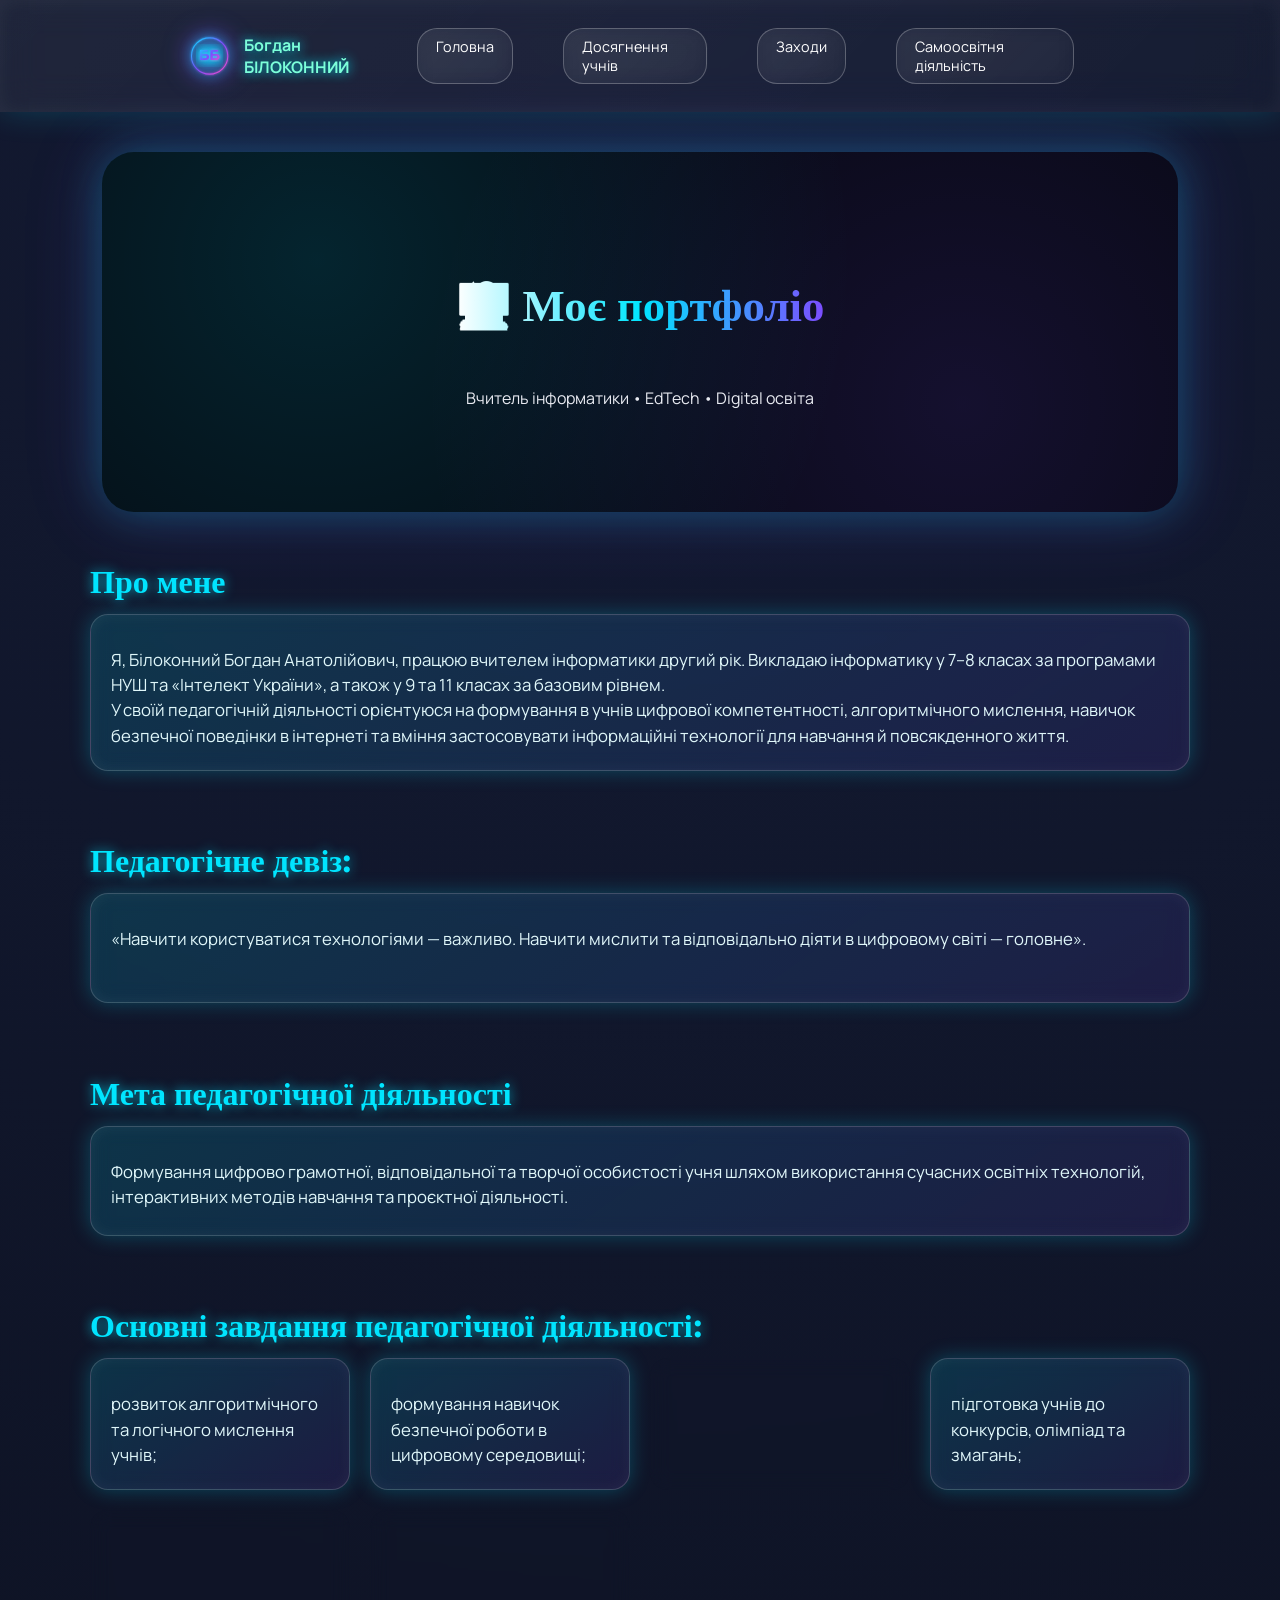
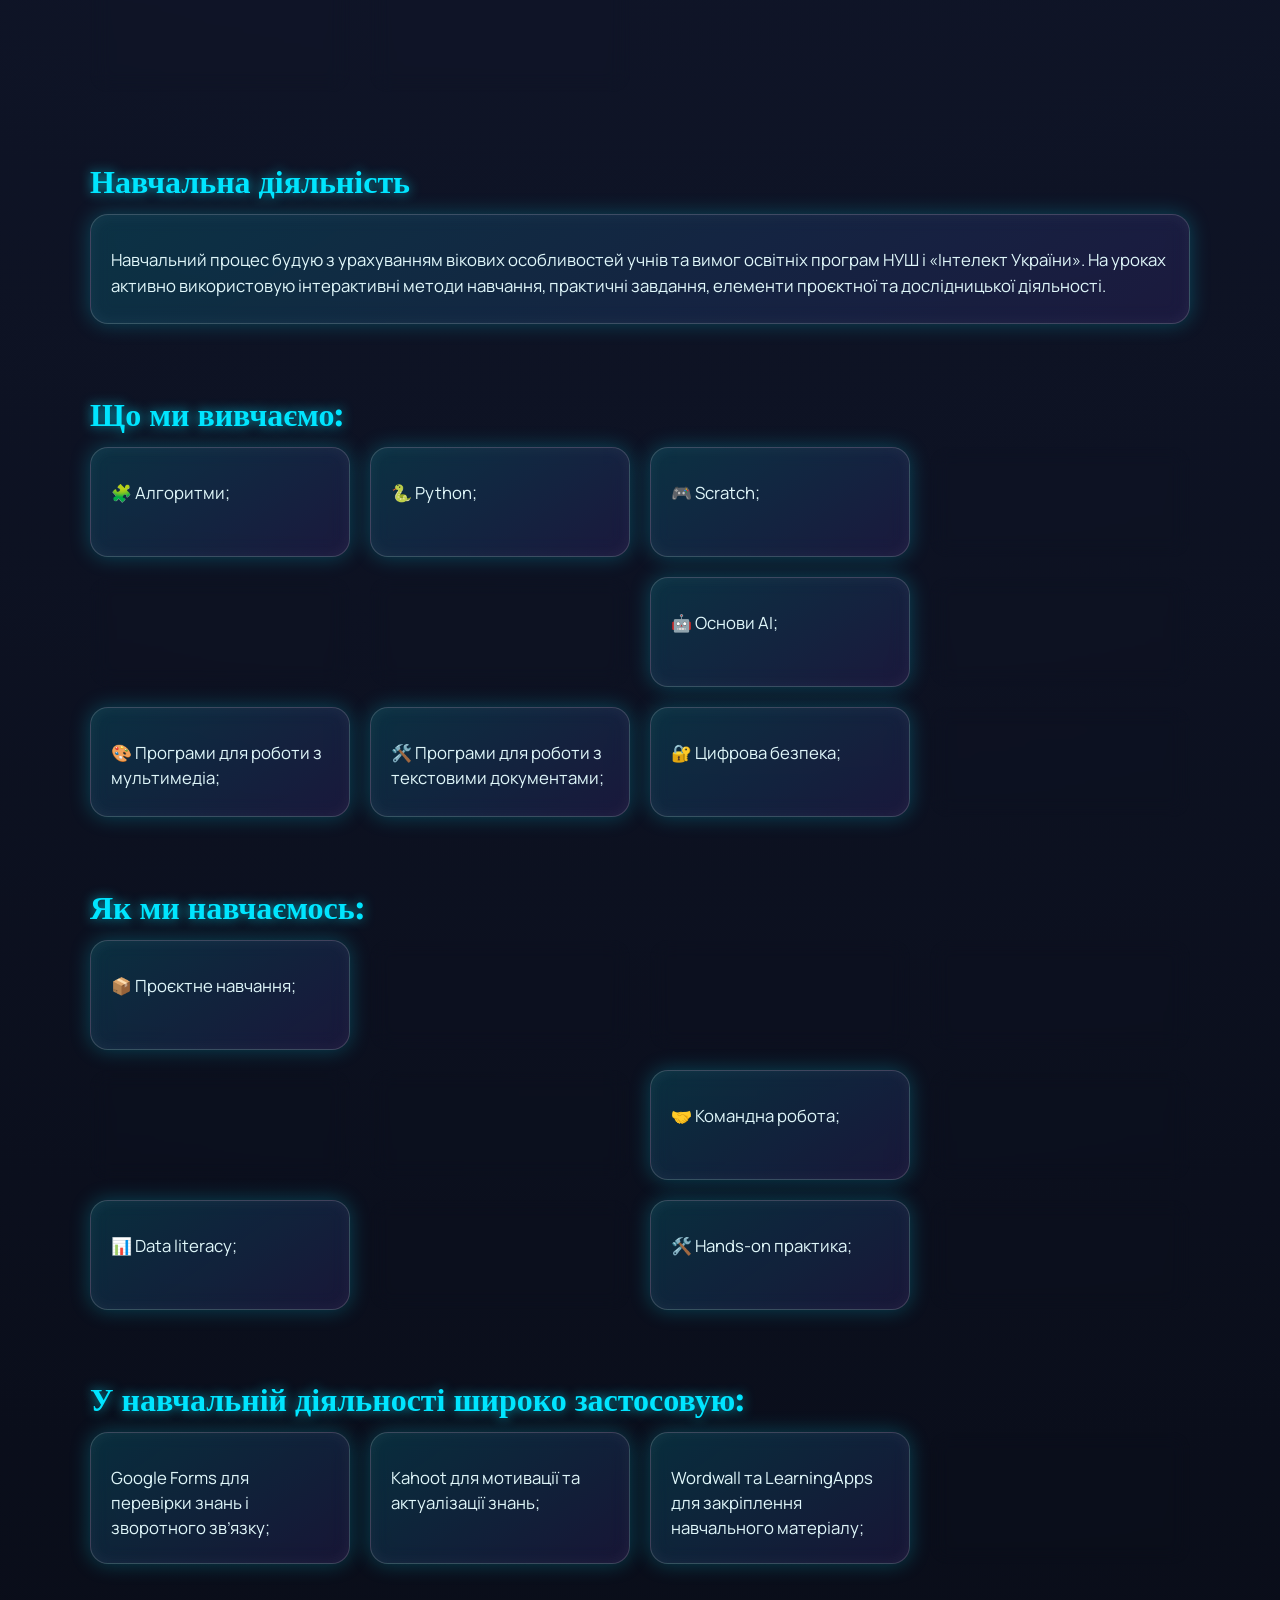
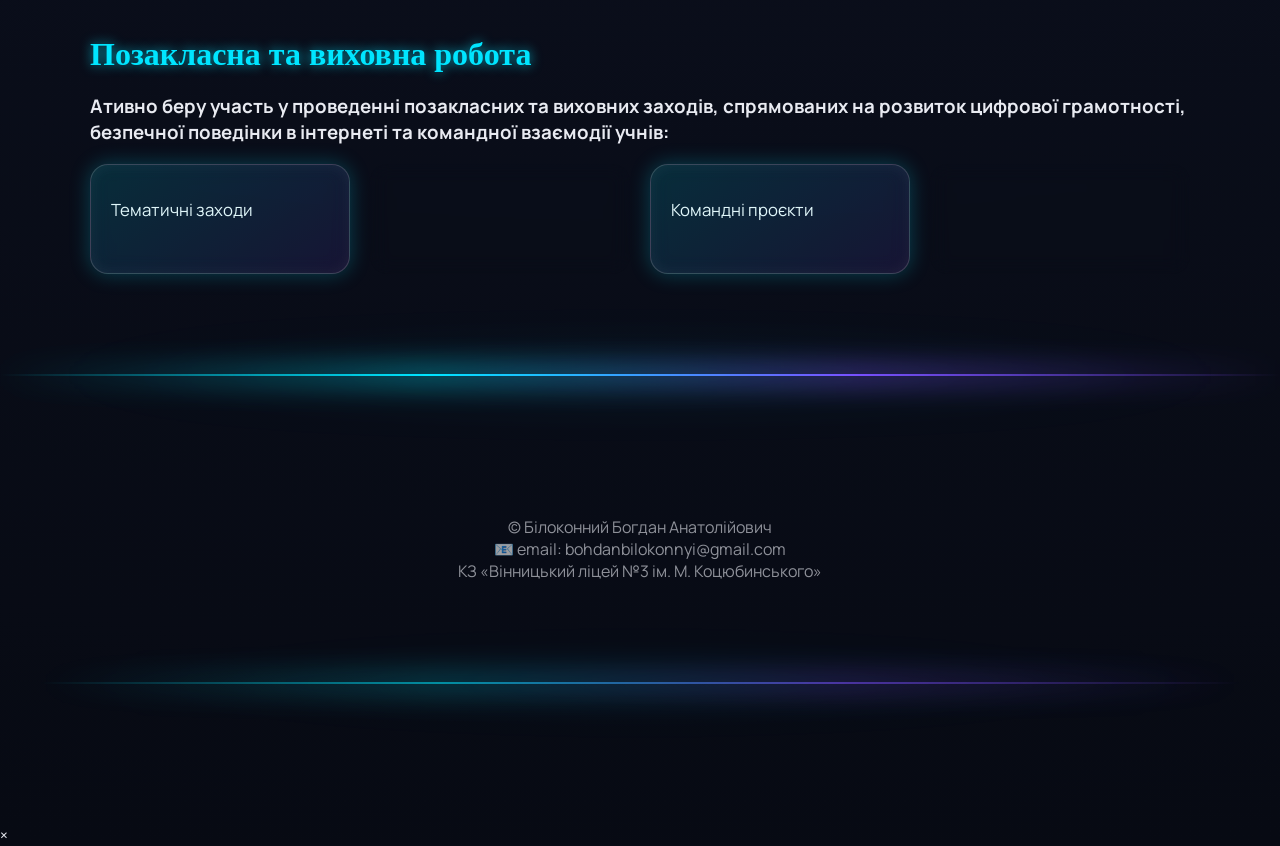
<file: index.html>
<!DOCTYPE html><html lang='uk'><head>
<meta charset='UTF-8'><title>🧑‍💻 Моє портфоліо</title>
<link rel='stylesheet' href='css/style.css'></head><body>
<header class="nav-glass">

  <div class="nav-inner">

    <a href="./index.html" class="logo">

      <svg class="logo-monogram"
           viewBox="0 0 100 100"
           xmlns="http://www.w3.org/2000/svg">

        <defs>

          <linearGradient id="bbGrad"
            x1="0%" y1="0%"
            x2="100%" y2="100%">

            <stop offset="0%" stop-color="#00e5ff"/>
            <stop offset="50%" stop-color="#7c4dff"/>
            <stop offset="100%" stop-color="#ff4ecd"/>

          </linearGradient>

          <filter id="bbGlow">

            <feGaussianBlur stdDeviation="3"
              result="coloredBlur"/>

            <feMerge>
              <feMergeNode in="coloredBlur"/>
              <feMergeNode in="SourceGraphic"/>
            </feMerge>

          </filter>

        </defs>

        <circle cx="50"
                cy="50"
                r="42"
                stroke="url(#bbGrad)"
                stroke-width="2.5"
                fill="none"
                filter="url(#bbGlow)"/>

        <text x="50"
              y="60"
              text-anchor="middle"
              font-size="34"
              font-family="Space Grotesk, sans-serif"
              fill="url(#bbGrad)"
              filter="url(#bbGlow)">

          ББ

        </text>

      </svg>

      <span>Богдан БІЛОКОННИЙ</span>

    </a>

    <nav class="nav-links">

      <a href="./index.html" class="nav-btn">Головна</a>

      <a href="./students.html" class="nav-btn">
        Досягнення учнів
      </a>

      <a href="./events.html" class="nav-btn">
        Заходи
      </a>

      <a href="./certificates.html" class="nav-btn">
        Самоосвітня діяльність
      </a>

    </nav>

  </div>

</header>

<section class="hero-cosmic">

  <div id="particles-js"></div>

  <div class="hero-content">

    <h1>🧑‍💻 Моє портфоліо</h1>
    <p>Вчитель інформатики • EdTech • Digital освіта</p>

  </div>

</section>

<section class="activity-path">
  <h1>Про мене</h1>
  
  <div class="cosmic-cards">
    <div class="cosmic-card">Я, Білоконний Богдан Анатолійович, працюю вчителем інформатики другий рік. 
        Викладаю інформатику у 7–8 класах за програмами НУШ та «Інтелект України», а також у 9 та 11 класах за базовим рівнем.<br>
        У своїй педагогічній діяльності орієнтуюся на формування в учнів цифрової компетентності, алгоритмічного мислення, 
        навичок безпечної поведінки в інтернеті та вміння застосовувати інформаційні технології для навчання й повсякденного життя.
</div>
  </div>
  <br>
  <br>
    <h1>Педагогічне девіз:</h1>

  <div class="cosmic-cards">
    <div class="cosmic-card">«Навчити користуватися технологіями — важливо. Навчити мислити та відповідально діяти в цифровому світі — головне».</div>
  </div>
  <br>
  <br>

  <h1>Мета педагогічної діяльності</h1>

  <div class="cosmic-cards">
    <div class="cosmic-card">Формування цифрово грамотної, відповідальної та творчої особистості учня шляхом використання сучасних освітніх технологій, 
        інтерактивних методів навчання та проєктної діяльності.</div>
    
  </div>
  <br>
  <br>
  <h1>Основні завдання педагогічної діяльності:</h1>

  <div class="cosmic-cards">
    <div class="cosmic-card">розвиток алгоритмічного та логічного мислення учнів;</div>
    <div class="cosmic-card">формування навичок безпечної роботи в цифровому середовищі;</div>
    <div class="cosmic-card">підвищення мотивації до вивчення інформатики;</div>
    <div class="cosmic-card">підготовка учнів до конкурсів, олімпіад та змагань;</div>
    <div class="cosmic-card">використання сучасних цифрових сервісів у навчальному процесі;</div>
    <div class="cosmic-card">формування інформаційно-цифрової компетентності та культури академічної доброчесності учнів.</div>
  </div>
  <br>
  <br>
  <h1>Навчальна діяльність</h1>

  <div class="cosmic-cards">
    <div class="cosmic-card">Навчальний процес будую з урахуванням вікових особливостей учнів 
        та вимог освітніх програм НУШ і «Інтелект України». На уроках активно використовую інтерактивні 
        методи навчання, практичні завдання, елементи проєктної та дослідницької діяльності.</div>
  </div>
  <br>
  <br>
    <h1>Що ми вивчаємо:</h1>

  <div class="cosmic-cards">
    <div class="cosmic-card">🧩 Алгоритми;</div>
    <div class="cosmic-card">🐍 Python;</div>
    <div class="cosmic-card">🎮 Scratch;</div>
    <div class="cosmic-card">🧱 Створення сайтів;</div>
    <div class="cosmic-card">🌐 HTML / CSS;</div>
    <div class="cosmic-card">⚡ JavaScript;</div>
    <div class="cosmic-card">🤖 Основи AI;</div>
    <div class="cosmic-card">☁️ Хмарні сервіси;</div>
    <div class="cosmic-card">🎨 Програми для роботи з мультимедіа;</div>
    <div class="cosmic-card">🛠️ Програми для роботи з текстовими документами;</div>
    <div class="cosmic-card">🔐 Цифрова безпека;</div>
    <div class="cosmic-card">📊 Робота з даними.</div>
  </div>
  <br>
  <br>
  
     <h1>Як ми навчаємось:</h1>

  <div class="cosmic-cards">
    <div class="cosmic-card">📦 Проєктне навчання;</div>
    <div class="cosmic-card">🎮 Гейміфікація;</div>
    <div class="cosmic-card">🧪 STEM + EdTech;</div>
    <div class="cosmic-card">🎯 Практика + результат;</div>
    <div class="cosmic-card">💡 Problem solving;</div>
    <div class="cosmic-card">🧠 Критичне мислення;</div>
    <div class="cosmic-card">🤝 Командна робота;</div>
    <div class="cosmic-card">🚀 Startup‑підхід;</div>
    <div class="cosmic-card">📊 Data literacy;</div>
    <div class="cosmic-card">🔍 Дослідницьке навчання;</div>
    <div class="cosmic-card">🛠️ Hands‑on практика;</div>
    <div class="cosmic-card">🌍 Реальні кейси.</div>
  </div>
  <br>
  <br> 
  <h1>У навчальній діяльності широко застосовую:</h1>

  <div class="cosmic-cards">
    <div class="cosmic-card">Google Forms для перевірки знань і зворотного зв’язку;</div>
    <div class="cosmic-card">Kahoot для мотивації та актуалізації знань;</div>
    <div class="cosmic-card">Wordwall та LearningApps для закріплення навчального матеріалу;</div>
    <div class="cosmic-card">Інтерактивні вправи та навчальні мініпроєкти.</div>
  </div>
  <br>
  <br>
  <h1>Позакласна та виховна робота</h1>
  <h3>Ативно беру участь у проведенні позакласних та виховних заходів, спрямованих
    на розвиток цифрової грамотності, безпечної поведінки в інтернеті та командної взаємодії учнів:</h3>

  <div class="cosmic-cards">
    <div class="cosmic-card">Тематичні заходи</div>
    <div class="cosmic-card">Ігрові EdTech-івенти</div>
    <div class="cosmic-card">Командні проєкти</div>
    <div class="cosmic-card">Квести, вікторини, Kahoot-змагання та освітні ігри</div>
  </div>
  </section>

<div class="cosmic-divider"></div>

<footer>
    © Білоконний Богдан Анатолійович <br>
    📧 email: bohdanbilokonnyi@gmail.com <br>
    КЗ «Вінницький ліцей №3 ім. М. Коцюбинського» <br>
<div class="cosmic-divider"></div>
</footer>
<script src='js/main.js'></script>
<div class="lightbox" id="lightbox">
  <span class="close">&times;</span>
  <img id="lightbox-img">
</div>
</body></html>
</file>
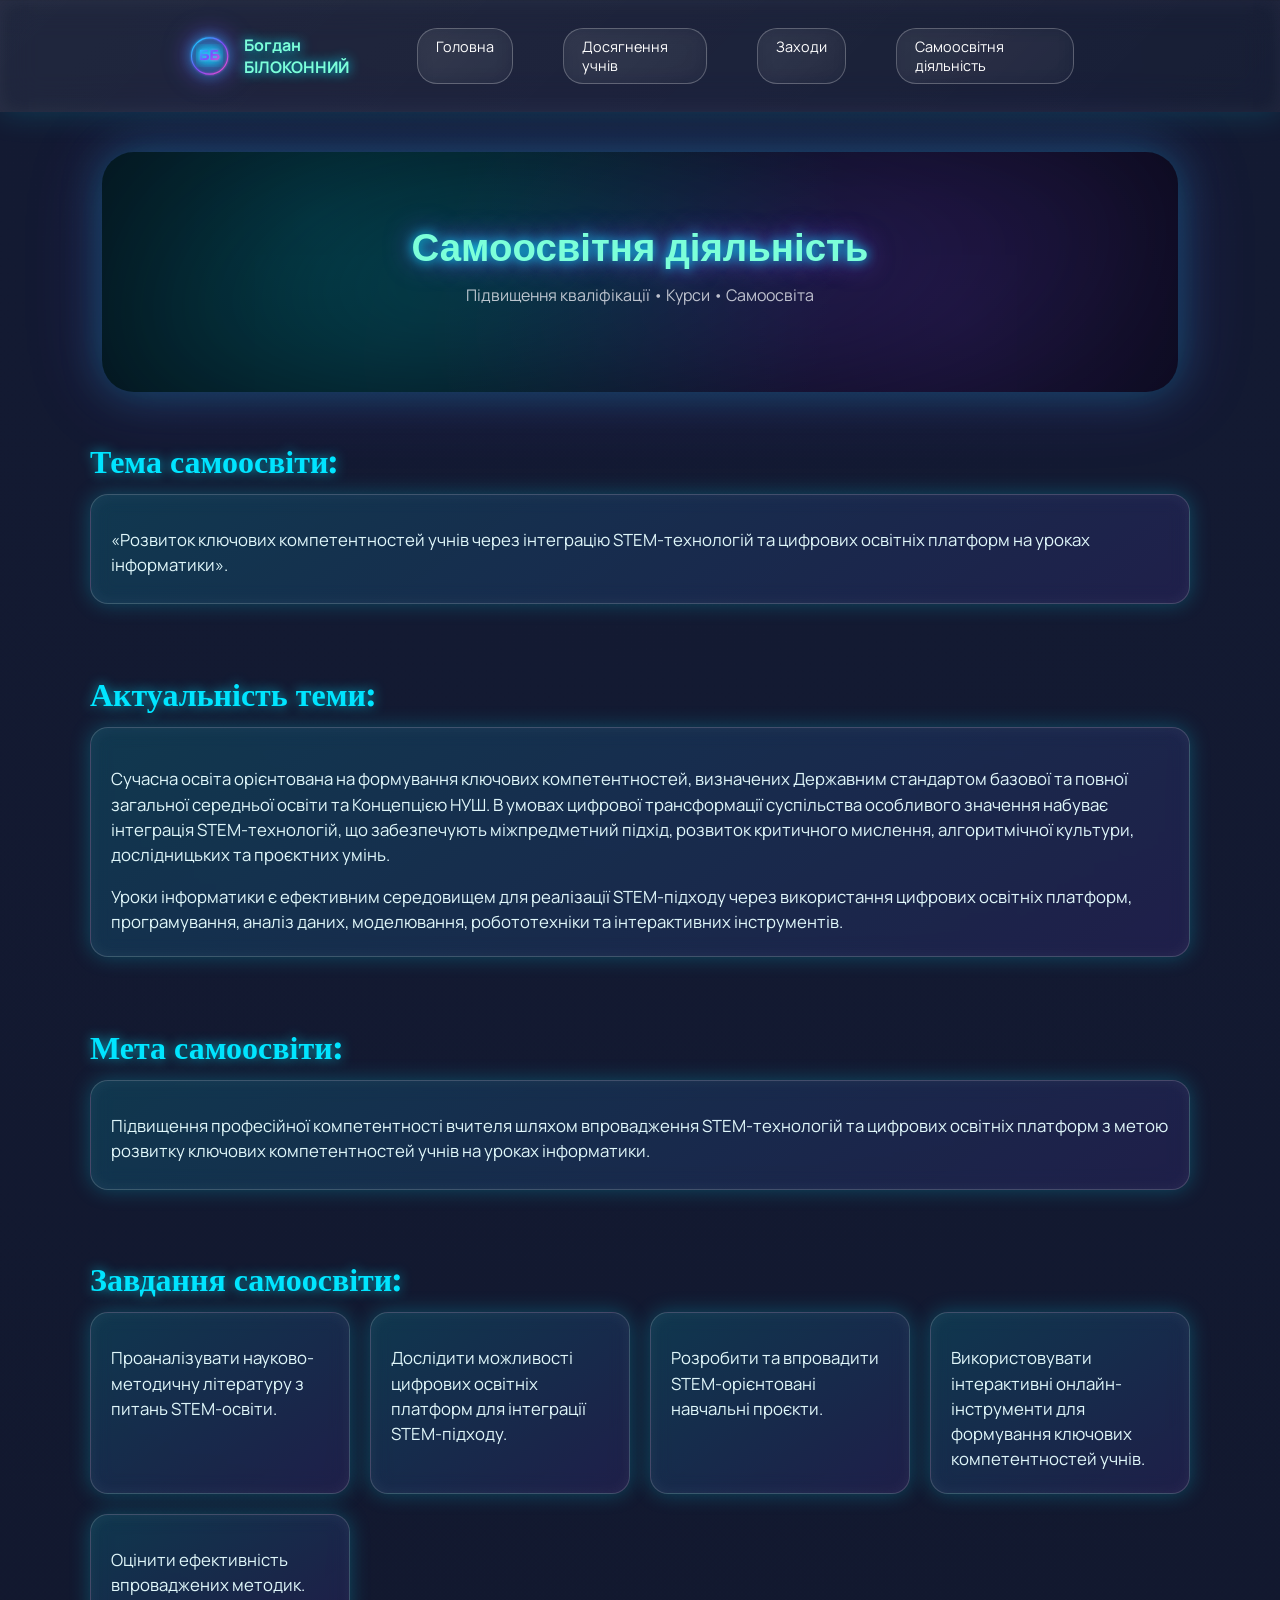
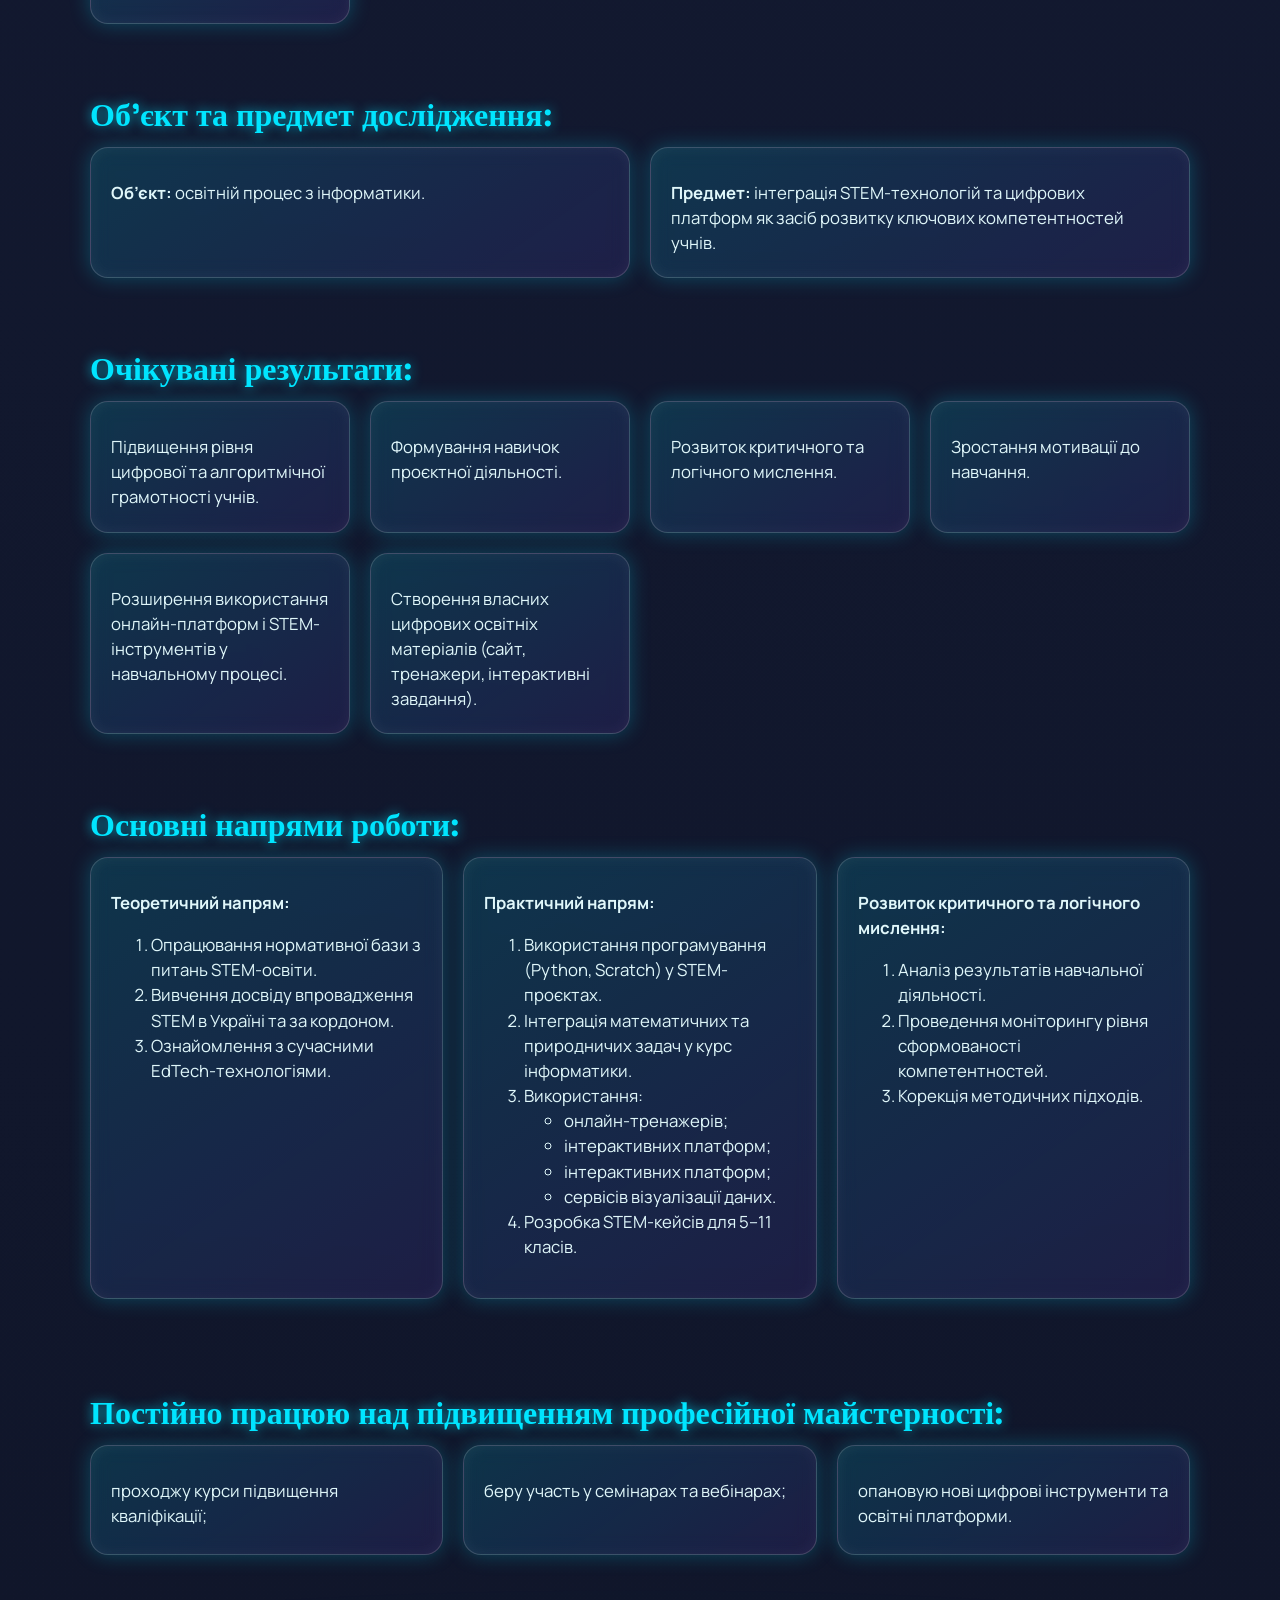
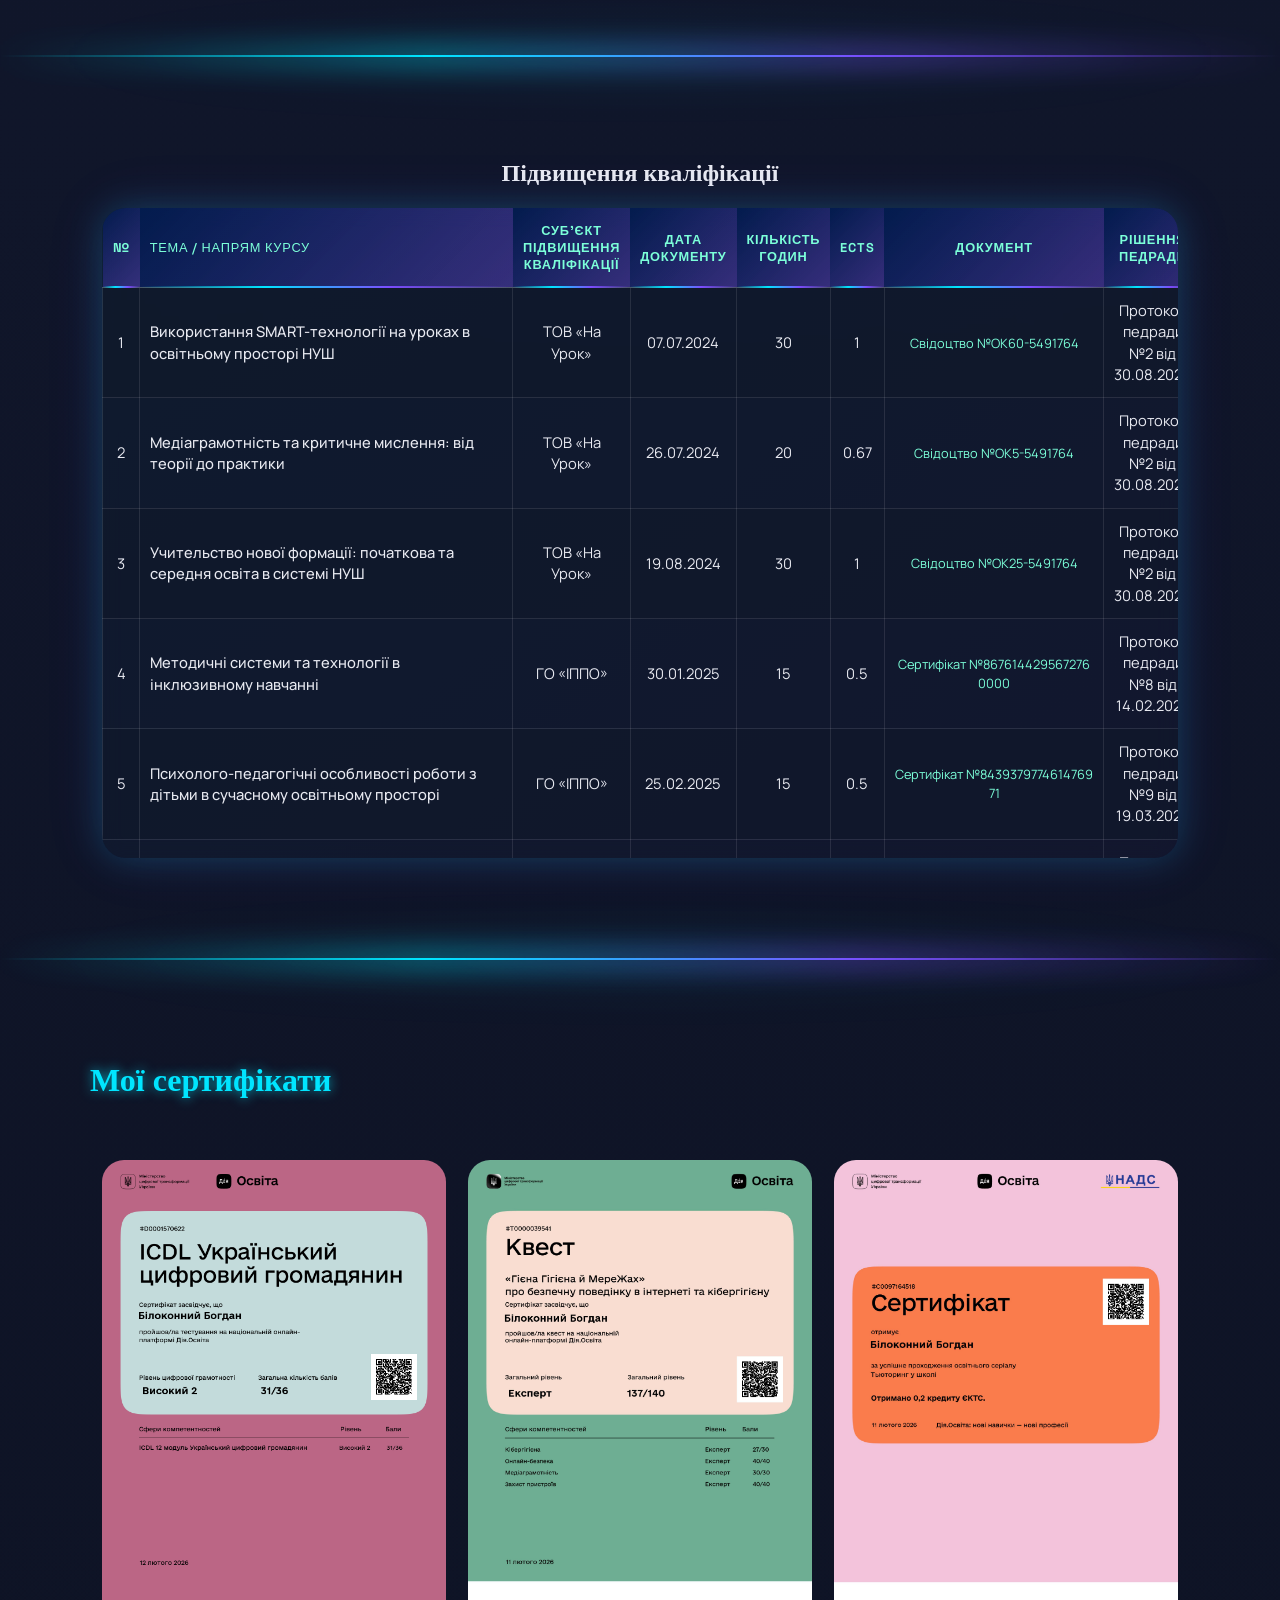
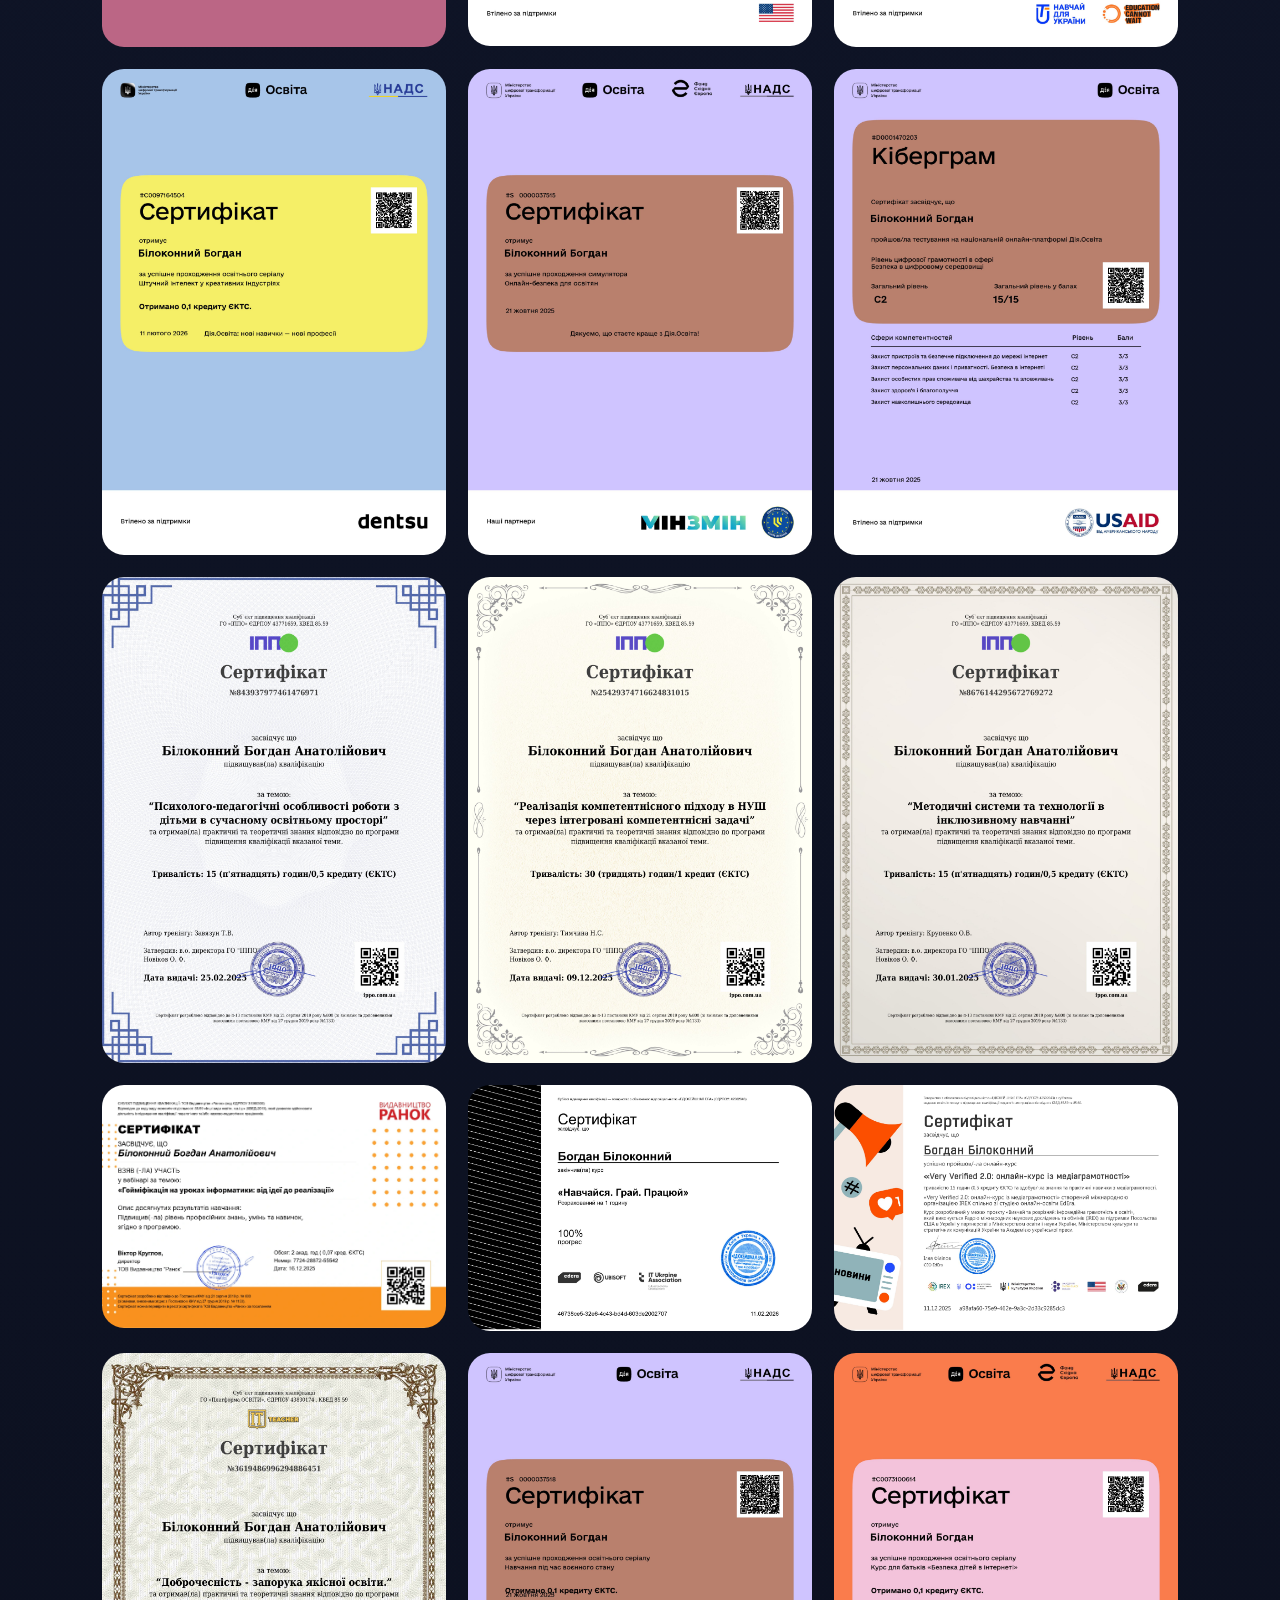
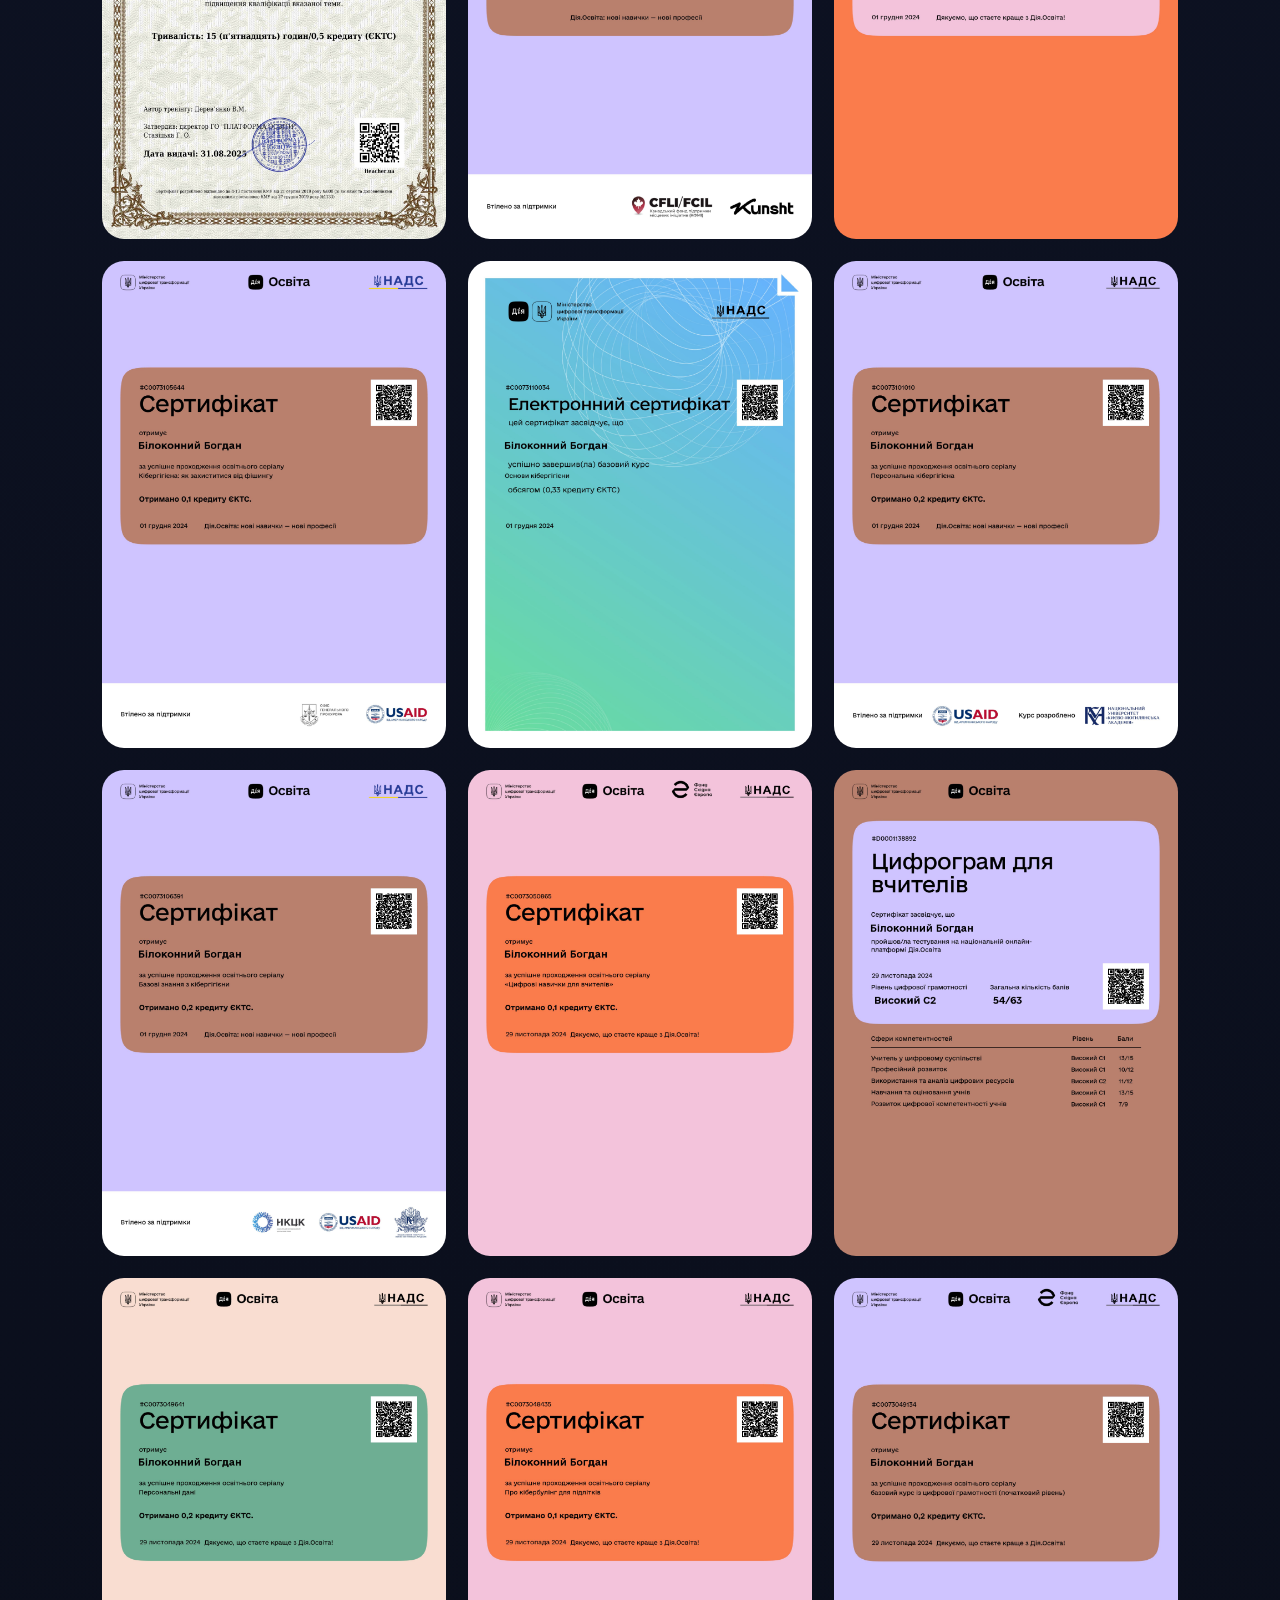
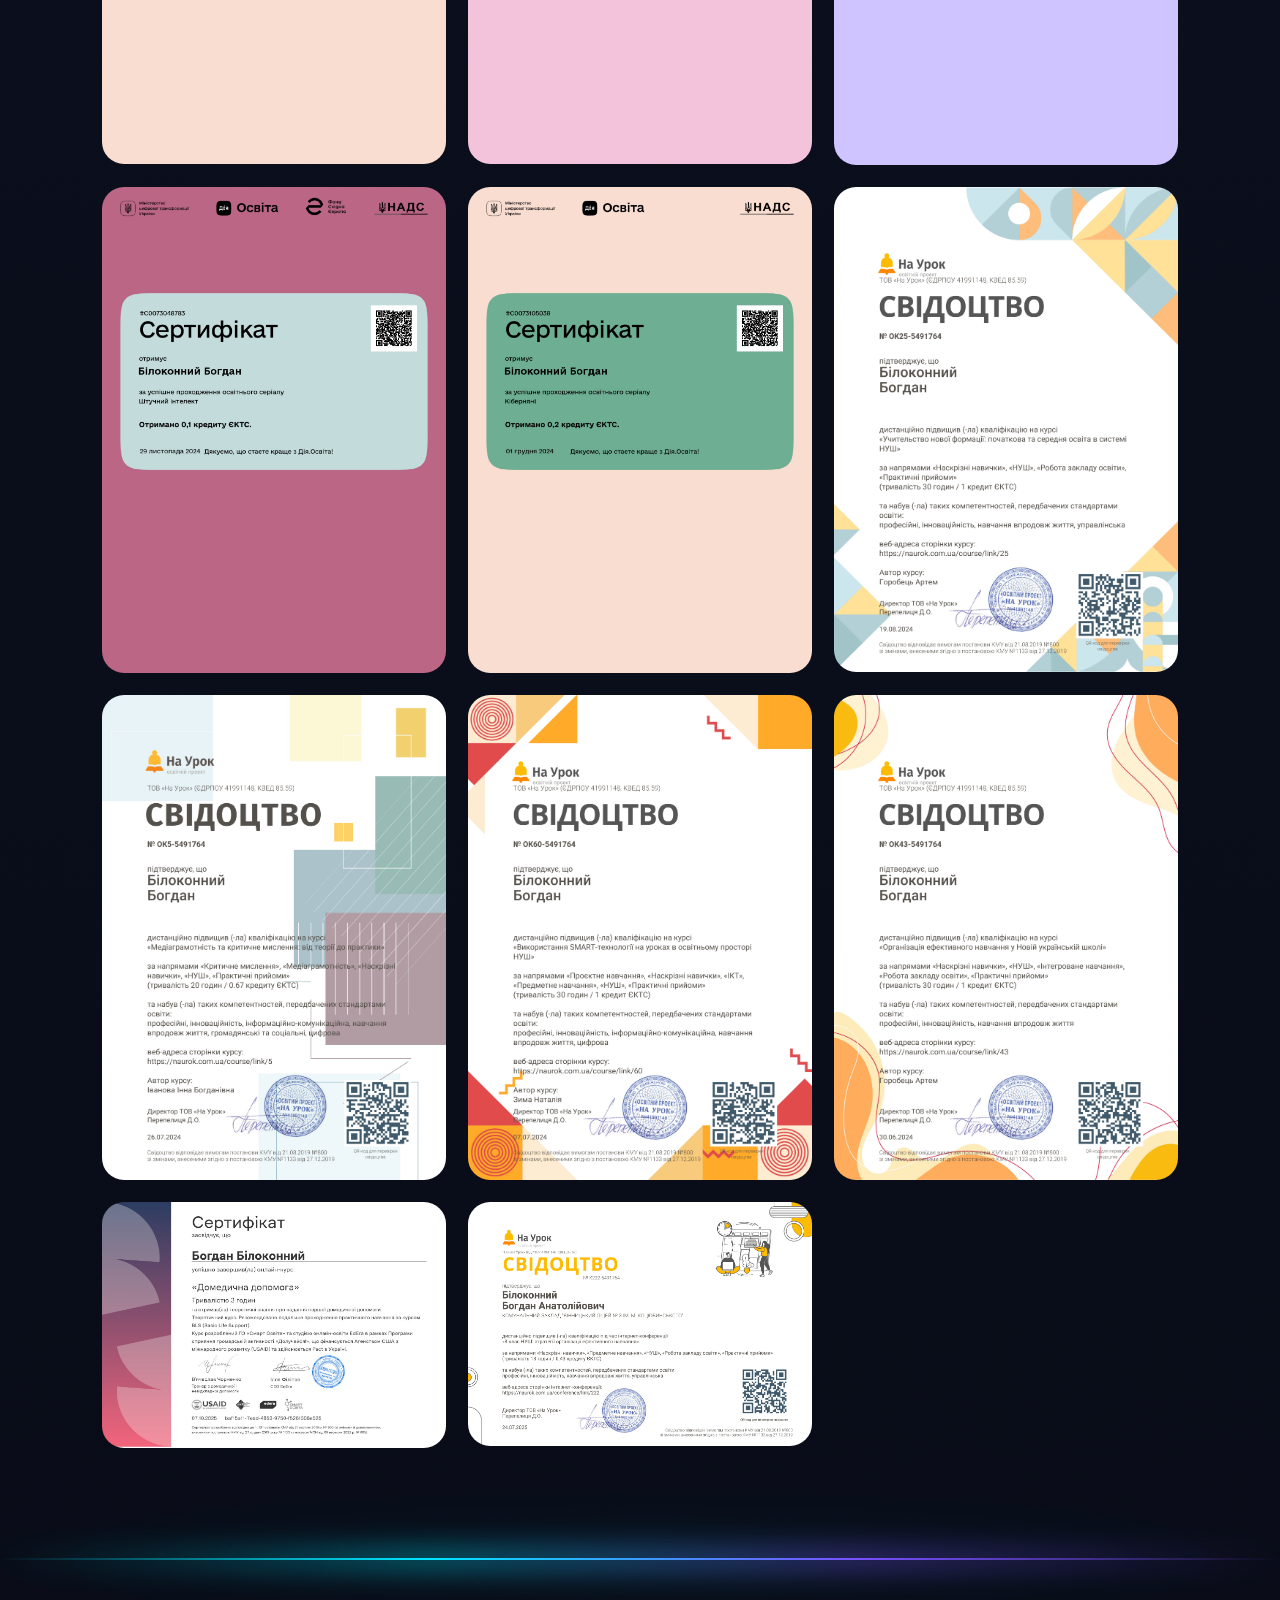
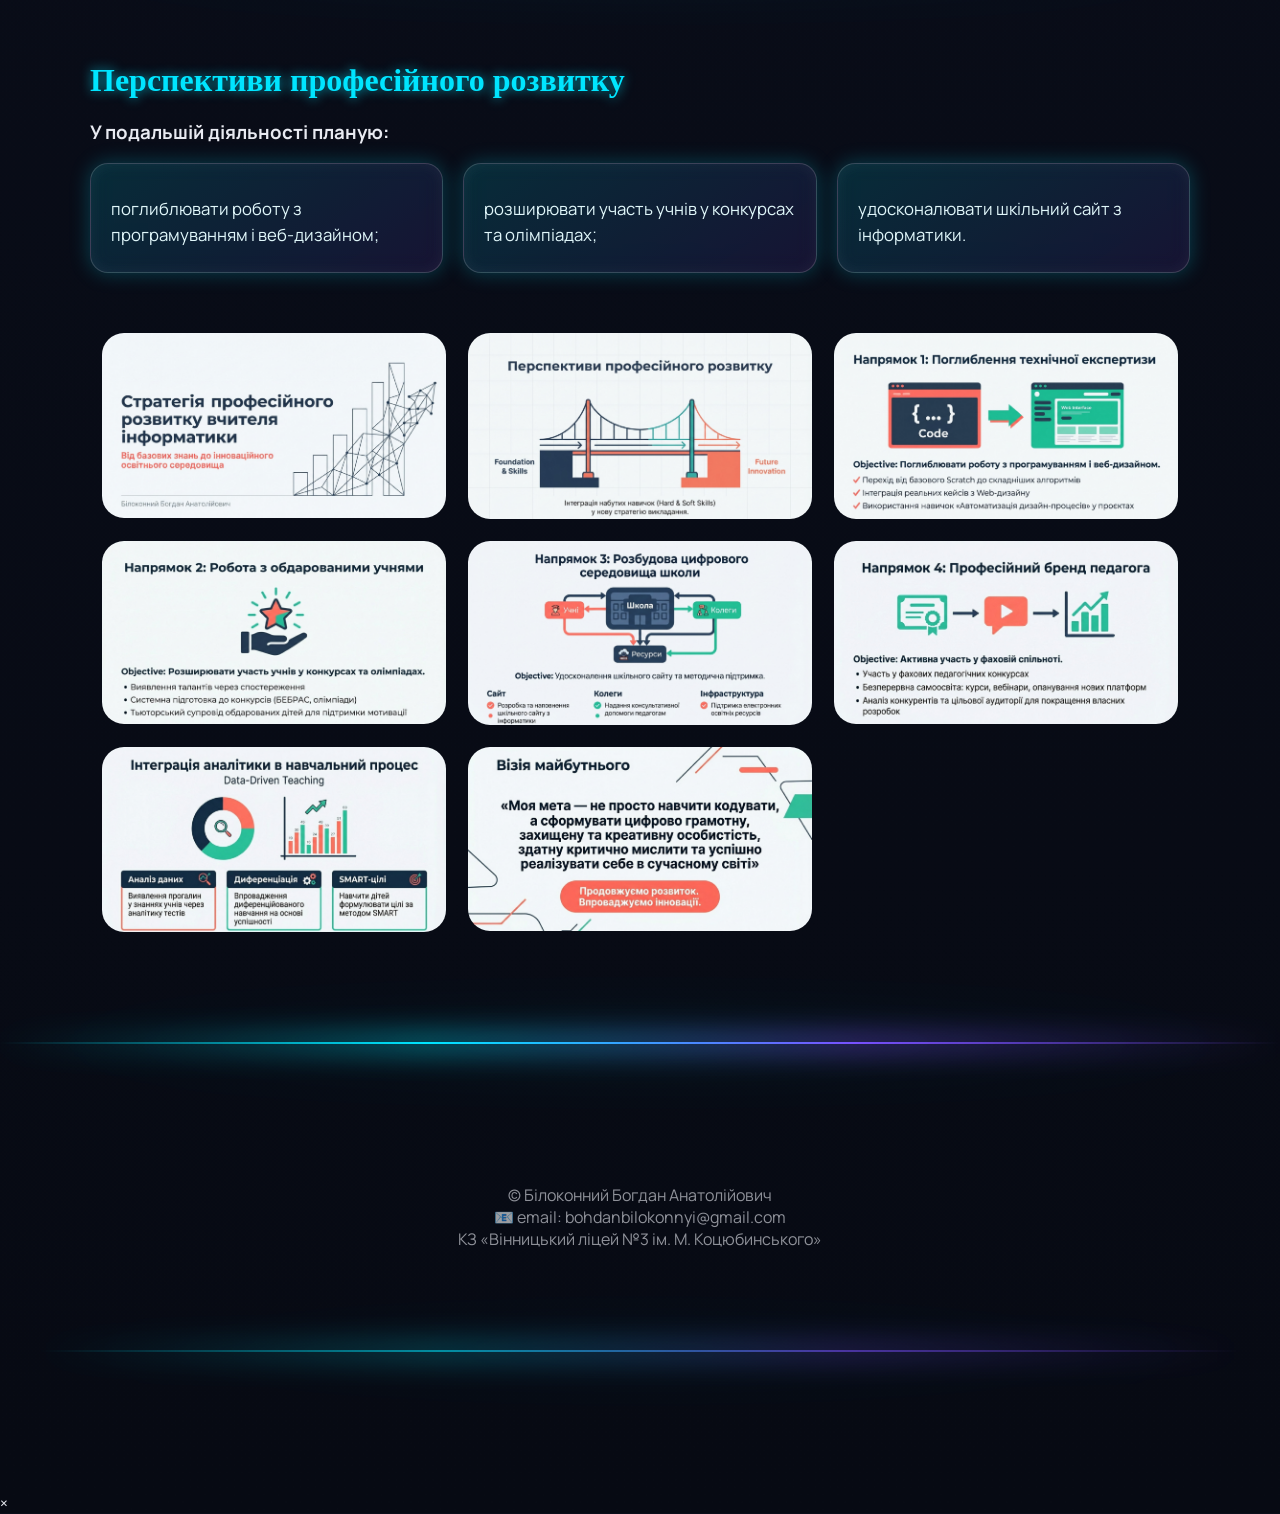
<file: certificates.html>
<!DOCTYPE html><html lang='uk'><head>
<meta charset='UTF-8'><title>🧑‍💻 Моє портфоліо</title>
<link rel='stylesheet' href='css/style.css'></head><body>
<header class="nav-glass">

  <div class="nav-inner">

    <a href="./index.html" class="logo">

      <svg class="logo-monogram"
           viewBox="0 0 100 100"
           xmlns="http://www.w3.org/2000/svg">

        <defs>

          <linearGradient id="bbGrad"
            x1="0%" y1="0%"
            x2="100%" y2="100%">

            <stop offset="0%" stop-color="#00e5ff"/>
            <stop offset="50%" stop-color="#7c4dff"/>
            <stop offset="100%" stop-color="#ff4ecd"/>

          </linearGradient>

          <filter id="bbGlow">

            <feGaussianBlur stdDeviation="3"
              result="coloredBlur"/>

            <feMerge>
              <feMergeNode in="coloredBlur"/>
              <feMergeNode in="SourceGraphic"/>
            </feMerge>

          </filter>

        </defs>

        <circle cx="50"
                cy="50"
                r="42"
                stroke="url(#bbGrad)"
                stroke-width="2.5"
                fill="none"
                filter="url(#bbGlow)"/>

        <text x="50"
              y="60"
              text-anchor="middle"
              font-size="34"
              font-family="Space Grotesk, sans-serif"
              fill="url(#bbGrad)"
              filter="url(#bbGlow)">

          ББ

        </text>

      </svg>

      <span>Богдан БІЛОКОННИЙ</span>

    </a>

    <nav class="nav-links">

      <a href="./index.html" class="nav-btn">Головна</a>

      <a href="./students.html" class="nav-btn">
        Досягнення учнів
      </a>

      <a href="./events.html" class="nav-btn">
        Заходи
      </a>

      <a href="./certificates.html" class="nav-btn">
        Самоосвітня діяльність
      </a>

    </nav>

  </div>

</header>

<section class="hero-cosmic small">

  <div class="hero-bg"></div>

  <div class="hero-inner">
    <h1>Самоосвітня діяльність</h1>
    <p>Підвищення кваліфікації • Курси • Самоосвіта</p>
  </div>

</section>

<section class="activity-path">
  <h1>Тема самоосвіти:</h1>

  <div class="cosmic-cards">
    <div class="cosmic-card">«Розвиток ключових компетентностей учнів через інтеграцію STEM-технологій та цифрових освітніх платформ на уроках інформатики».</div>
  </div>
  <br>
  <br>
  <h1>Актуальність теми:</h1>

  <div class="cosmic-cards">
    <div class="cosmic-card"><p>Сучасна освіта орієнтована на формування ключових компетентностей, визначених Державним 
      стандартом базової та повної загальної середньої освіти та Концепцією НУШ. В умовах цифрової трансформації 
      суспільства особливого значення набуває інтеграція STEM-технологій, що забезпечують міжпредметний підхід, 
      розвиток критичного мислення, алгоритмічної культури, дослідницьких та проєктних умінь.</p>
      Уроки інформатики є ефективним середовищем для реалізації STEM-підходу через використання цифрових 
      освітніх платформ, програмування, аналіз даних, моделювання, робототехніки та інтерактивних інструментів.</div>
  </div>
  <br>
  <br>
  <h1>Мета самоосвіти:</h1>

  <div class="cosmic-cards">
    <div class="cosmic-card">Підвищення професійної компетентності вчителя шляхом впровадження STEM-технологій 
      та цифрових освітніх платформ з метою розвитку ключових компетентностей учнів на уроках інформатики.</div>
  </div>
  <br>
  <br>
  <h1>Завдання самоосвіти:</h1>

  <div class="cosmic-cards">
    <div class="cosmic-card">Проаналізувати науково-методичну літературу з питань STEM-освіти.</div>
    <div class="cosmic-card">Дослідити можливості цифрових освітніх платформ для інтеграції STEM-підходу.</div>
    <div class="cosmic-card">Розробити та впровадити STEM-орієнтовані навчальні проєкти.</div>
    <div class="cosmic-card">Використовувати інтерактивні онлайн-інструменти для формування ключових компетентностей учнів.</div>
    <div class="cosmic-card">Оцінити ефективність впроваджених методик.</div>
  </div>
  <br>
  <br>

  <h1>Об’єкт та предмет дослідження:</h1>

  <div class="cosmic-cards">
    <div class="cosmic-card"><b>Об’єкт:</b> освітній процес з інформатики.</div>
    <div class="cosmic-card"><b>Предмет:</b> інтеграція STEM-технологій та цифрових платформ як засіб розвитку ключових компетентностей учнів.</div>

  </div>
  <br>
  <br>

    <h1>Очікувані результати:</h1>

  <div class="cosmic-cards">
    <div class="cosmic-card">Підвищення рівня цифрової та алгоритмічної грамотності учнів.</div>
    <div class="cosmic-card">Формування навичок проєктної діяльності.</div>
    <div class="cosmic-card">Розвиток критичного та логічного мислення.</div>
    <div class="cosmic-card">Зростання мотивації до навчання.</div>
    <div class="cosmic-card">Розширення використання онлайн-платформ і STEM-інструментів у навчальному процесі.</div>
    <div class="cosmic-card">Створення власних цифрових освітніх матеріалів (сайт, тренажери, інтерактивні завдання).</div>
  </div>
  <br>
  <br>

    <h1>Основні напрями роботи:</h1>

  <div class="cosmic-cards">
    <div class="cosmic-card"><b>Теоретичний напрям:</b>
      <ol>
        <li>Опрацювання нормативної бази з питань STEM-освіти.</li>
        <li>Вивчення досвіду впровадження STEM в Україні та за кордоном.</li>
        <li>Ознайомлення з сучасними EdTech-технологіями.</li>
      </ol>
    
    </div>
    <div class="cosmic-card"><b>Практичний напрям:</b>
    <ol>
      <li>Використання програмування (Python, Scratch) у STEM-проєктах.</li>
      <li>Інтеграція математичних та природничих задач у курс інформатики.</li>
      <li>
        Використання:
        <ul>
          <li>онлайн-тренажерів;</li>
          <li>інтерактивних платформ;</li>
          <li>інтерактивних платформ;</li>
          <li>сервісів візуалізації даних.</li>
        </ul>
      </li>
      <li>Розробка STEM-кейсів для 5–11 класів.</li>
    </ol>
    </div>
    <div class="cosmic-card"><b>Розвиток критичного та логічного мислення:</b>
      <ol>
        <li>Аналіз результатів навчальної діяльності.</li>
        <li>Проведення моніторингу рівня сформованості компетентностей.</li>
        <li>Корекція методичних підходів.</li>
      </ol>
      
    </div>

  </div>
  <br>
  <br>

</section>
<section class="activity-path">
  
  <h1>Постійно працюю над підвищенням професійної майстерності:</h1>

  <div class="cosmic-cards">
    <div class="cosmic-card">проходжу курси підвищення кваліфікації;</div>
    <div class="cosmic-card">беру участь у семінарах та вебінарах;</div>
    <div class="cosmic-card">опановую нові цифрові інструменти та освітні платформи.</div>
</div>
</section>

<div class="cosmic-divider"></div>



<section class="cert-table-section">

  <h1>Підвищення кваліфікації</h1>

  <div class="table-glow-wrapper">

    <table class="cert-table">

      <thead>
        <tr>
          <th>№</th>
          <th class="col-course">Тема / Напрям курсу</th>
          <th>Суб'єкт підвищення кваліфікації</th>
          <th>Дата документу</th>
          <th>Кількість годин</th>
          <th>ECTS</th>
          <th class="col-cert">Документ</th>
          <th>Рішення педради</th>
        </tr>
      </thead>

      <tbody>

        <tr>
          <td>1</td>
          <td class="col-course">
            Використання SMART-технології на уроках в освітньому просторі НУШ
          </td>
          <td>ТОВ «На Урок»</td>
          <td>07.07.2024</td>
          <td>30</td>
          <td>1</td>
          <td class="col-cert">Свідоцтво №ОК60-5491764</td>
          <td>Протокол педради №2 від 30.08.2024</td>
        </tr>

        <tr>
          <td>2</td>
          <td class="col-course">
            Медіаграмотність та критичне мислення: від теорії до практики
          </td>
          <td>ТОВ «На Урок»</td>
          <td>26.07.2024</td>
          <td>20</td>
          <td>0.67</td>
          <td class="col-cert">Свідоцтво №ОК5-5491764</td>
          <td>Протокол педради №2 від 30.08.2024</td>
        </tr>

        <tr>
          <td>3</td>
          <td class="col-course">
            Учительство нової формації: початкова та середня освіта в системі НУШ
          </td>
          <td>ТОВ «На Урок»</td>
          <td>19.08.2024</td>
          <td>30</td>
          <td>1</td>
          <td class="col-cert">Свідоцтво №ОК25-5491764</td>
          <td>Протокол педради №2 від 30.08.2024</td>
        </tr>

        <tr>
          <td>4</td>
          <td class="col-course">
           Методичні системи та технології в інклюзивному навчанні
          </td>
          <td>ГО «ІППО»</td>
          <td>30.01.2025</td>
          <td>15</td>
          <td>0.5</td>
          <td class="col-cert">
            Сертифікат №8676144295672760000
          </td>
          <td>Протокол педради №8 від 14.02.2025</td>
        </tr>

        <tr>
          <td>5</td>
          <td class="col-course">
            Психолого-педагогічні особливості роботи з дітьми в сучасному освітньому просторі
          </td>
          <td>ГО «ІППО»</td>
          <td>25.02.2025</td>
          <td>15</td>
          <td>0.5</td>
          <td class="col-cert">
            Сертифікат №843937977461476971
          </td>
          <td>Протокол педради №9 від 19.03.2025</td>
        </tr>

        <tr>
          <td>6</td>
          <td class="col-course">
            8 клас НУШ: стратегії організації ефективного навчання
          </td>
          <td>ТОВ «На Урок»</td>
          <td>24.07.2025</td>
          <td>13</td>
          <td>0.43</td>
          <td class="col-cert">Свідоцтво №К222-5491764</td>
          <td>Протокол педради №1 від 28.08.2025</td>
        </tr>

        <tr>
          <td>7</td>
          <td class="col-course">
            Доброчеснiсть - запорука якiсноï освiти
          </td>
          <td>ГО «ІППО»</td>
          <td>31.08.2025</td>
          <td>15</td>
          <td>0.5</td>
          <td class="col-cert">
            Сертифікат №3619486996294886451
          </td>
          <td>Протокол педради №2 від 30.09.2025</td>
        </tr>

        <tr>
          <td>8</td>
          <td class="col-course">Домедична допомога</td>
          <td>EdEra</td>
          <td>07.10.2025</td>
          <td>3</td>
          <td>0.1</td>
          <td class="col-cert">Сертифікат №baf15a11-7ead-4853-9750-f5261308e525</td>
          <td>Протокол педради №3 від 31.10.2025</td>
        </tr>

        <tr>
          <td>9</td>
          <td class="col-course">
            Реалізація компетентнісного підходу в НУШ через інтегровані компетентнісні задачі
          </td>
          <td>ГО «ІППО»</td>
          <td>09.12.2025</td>
          <td>30</td>
          <td>1</td>
          <td class="col-cert">
            Сертифікат №25429374716624831015
          </td>
          <td>Протокол педради №4 від 23.12.2025</td>
        </tr>

        <tr>
          <td>10</td>
          <td class="col-course">Very Verified 2.0: онлайн-курс із медіаграмотності</td>
          <td>EdEra</td>
          <td>11.12.2025</td>
          <td>15</td>
          <td>0.5</td>
          <td class="col-cert">
            Сертифікат №a98afa60-75e9-462e-9a3c-2d33c9285dc3
          </td>
          <td>Протокол педради №4 від 23.12.2025</td>
        </tr>

        <tr>
          <td>11</td>
          <td class="col-course">
            Гейміфікація на уроках інформатики: від ідеї до реалізації
          </td>
          <td>Видавництво «Ранок»</td>
          <td>16.12.2025</td>
          <td>2</td>
          <td>0.07</td>
          <td class="col-cert">Сертифікат №7724-28872-55542</td>
          <td>Протокол педради №4 від 23.12.2025</td>
        </tr>

      </tbody>

    </table>
  </div>
</section>

<div class="cosmic-divider"></div>

<section class="activity-path">
  
  <h1>Мої сертифікати</h1>
</section>

<section class='gallery'>
<img src='assets/images/certificates/1.png'>
<img src='assets/images/certificates/2.jpg'>
<img src='assets/images/certificates/3.jpg'>
<img src='assets/images/certificates/4.jpg'>
<img src='assets/images/certificates/5.jpg'>
<img src='assets/images/certificates/6.jpg'>
<img src='assets/images/certificates/7.jpg'>
<img src='assets/images/certificates/8.jpg'>
<img src='assets/images/certificates/14.jpg'>
<img src='assets/images/certificates/11.jpg'>
<img src='assets/images/certificates/10.jpg'>
<img src='assets/images/certificates/12.jpg'>
<img src='assets/images/certificates/9.jpg'>
<img src='assets/images/certificates/13.jpg'>
<img src='assets/images/certificates/15.jpg'>
<img src='assets/images/certificates/16.jpg'>
<img src='assets/images/certificates/17.jpg'>
<img src='assets/images/certificates/18.jpg'>
<img src='assets/images/certificates/19.jpg'>
<img src='assets/images/certificates/20.jpg'>
<img src='assets/images/certificates/21.jpg'>
<img src='assets/images/certificates/22.jpg'>
<img src='assets/images/certificates/23.jpg'>
<img src='assets/images/certificates/24.jpg'>
<img src='assets/images/certificates/25.jpg'>
<img src='assets/images/certificates/26.jpg'>
<img src='assets/images/certificates/27.jpg'>
<img src='assets/images/certificates/28.jpg'>
<img src='assets/images/certificates/29.jpg'>
<img src='assets/images/certificates/30.jpg'>
<img src='assets/images/certificates/31.jpg'>
<img src='assets/images/certificates/32.jpg'>
</section>

<div class="cosmic-divider"></div>

<section class="activity-path">
    <h1>Перспективи професійного розвитку</h1>
    <h3>У подальшій діяльності планую:</h3>
    
    <div class="cosmic-cards">
        <div class="cosmic-card">поглиблювати роботу з програмуванням і веб-дизайном;</div>
        <div class="cosmic-card">розширювати участь учнів у конкурсах та олімпіадах;</div>
        <div class="cosmic-card">удосконалювати шкільний сайт з інформатики.</div>
</div>
</section>

<section class='gallery'>
<img src='assets/images/certificates/01.jpg'>
<img src='assets/images/certificates/02.jpg'>
<img src='assets/images/certificates/03.jpg'>
<img src='assets/images/certificates/04.jpg'>
<img src='assets/images/certificates/05.jpg'>
<img src='assets/images/certificates/06.jpg'>
<img src='assets/images/certificates/07.jpg'>
<img src='assets/images/certificates/08.jpg'>
</section>

<div class="cosmic-divider"></div>

<footer>
    © Білоконний Богдан Анатолійович <br>
    📧 email: bohdanbilokonnyi@gmail.com <br>
    КЗ «Вінницький ліцей №3 ім. М. Коцюбинського» <br>
<div class="cosmic-divider"></div>
</footer>
<script src='js/main.js'></script>
<div class="lightbox" id="lightbox">
  <span class="close">&times;</span>
  <img id="lightbox-img">
</div>
</body></html>
</file>
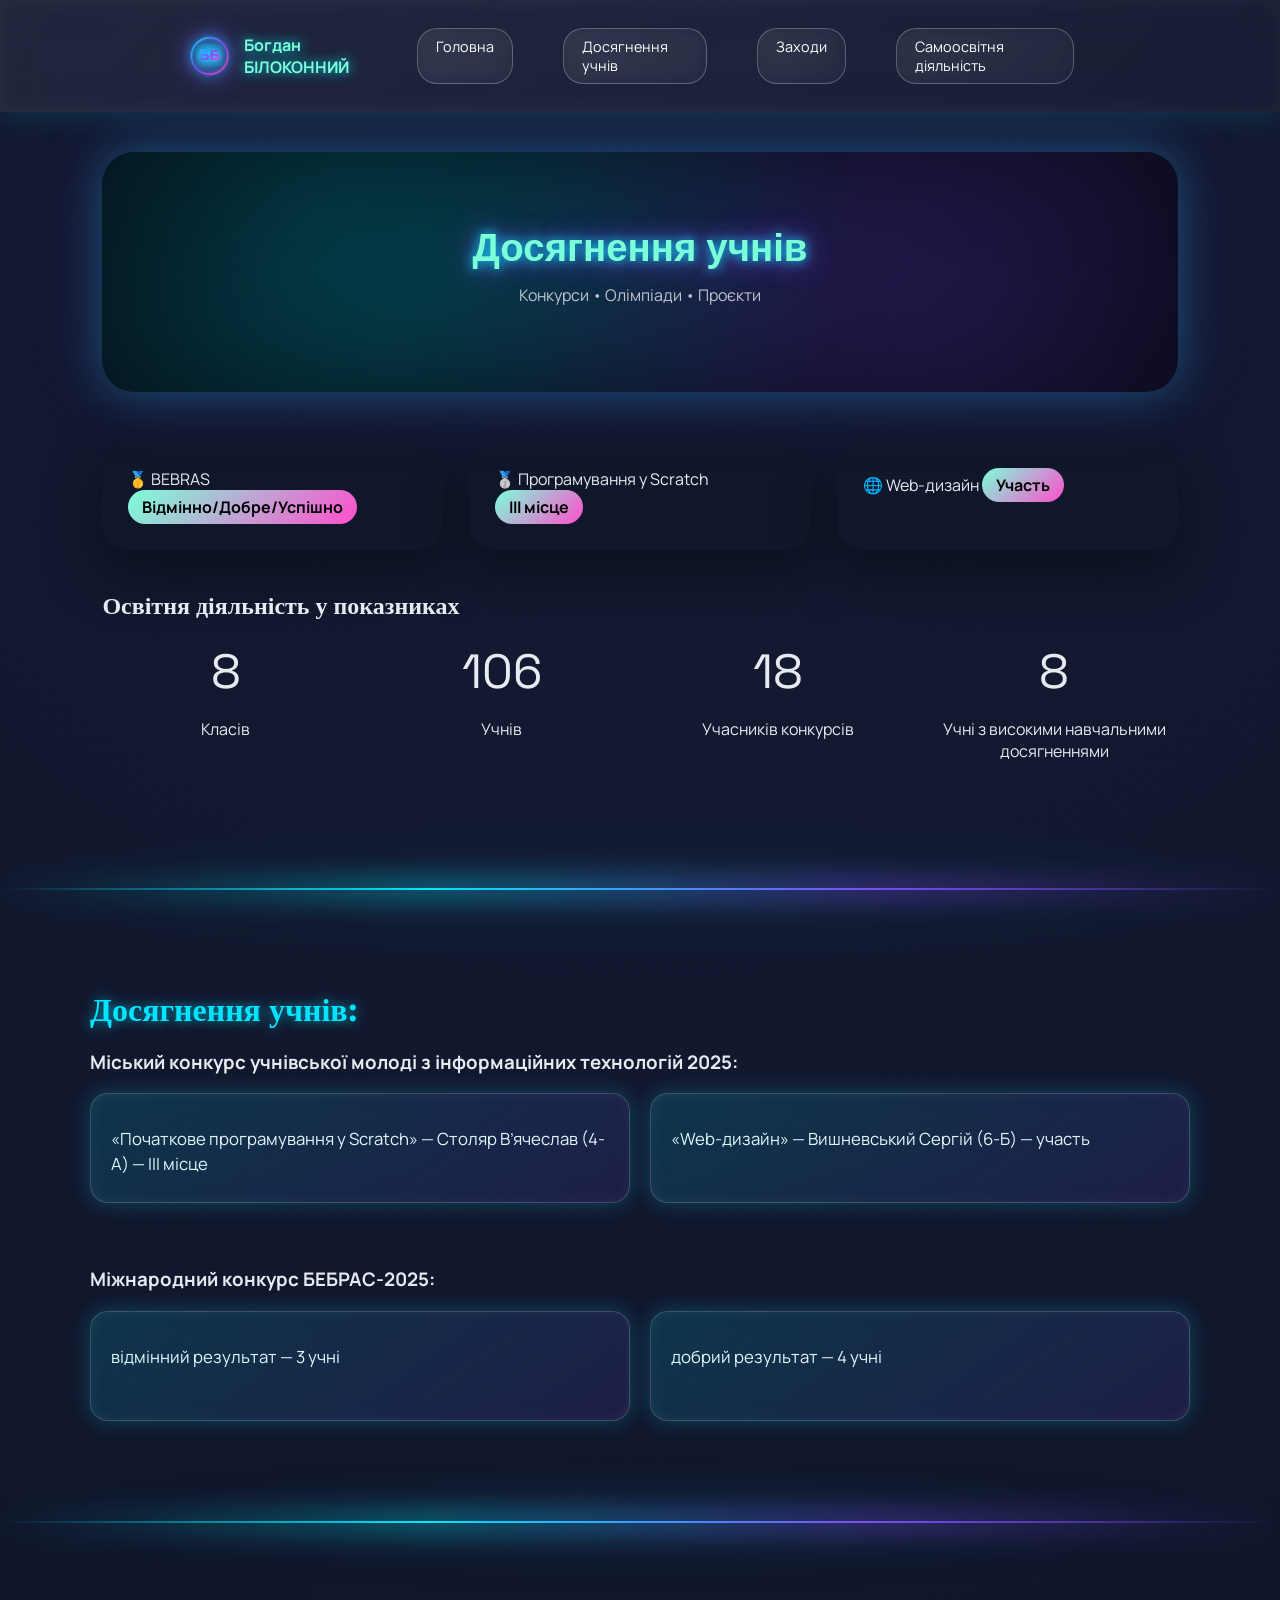
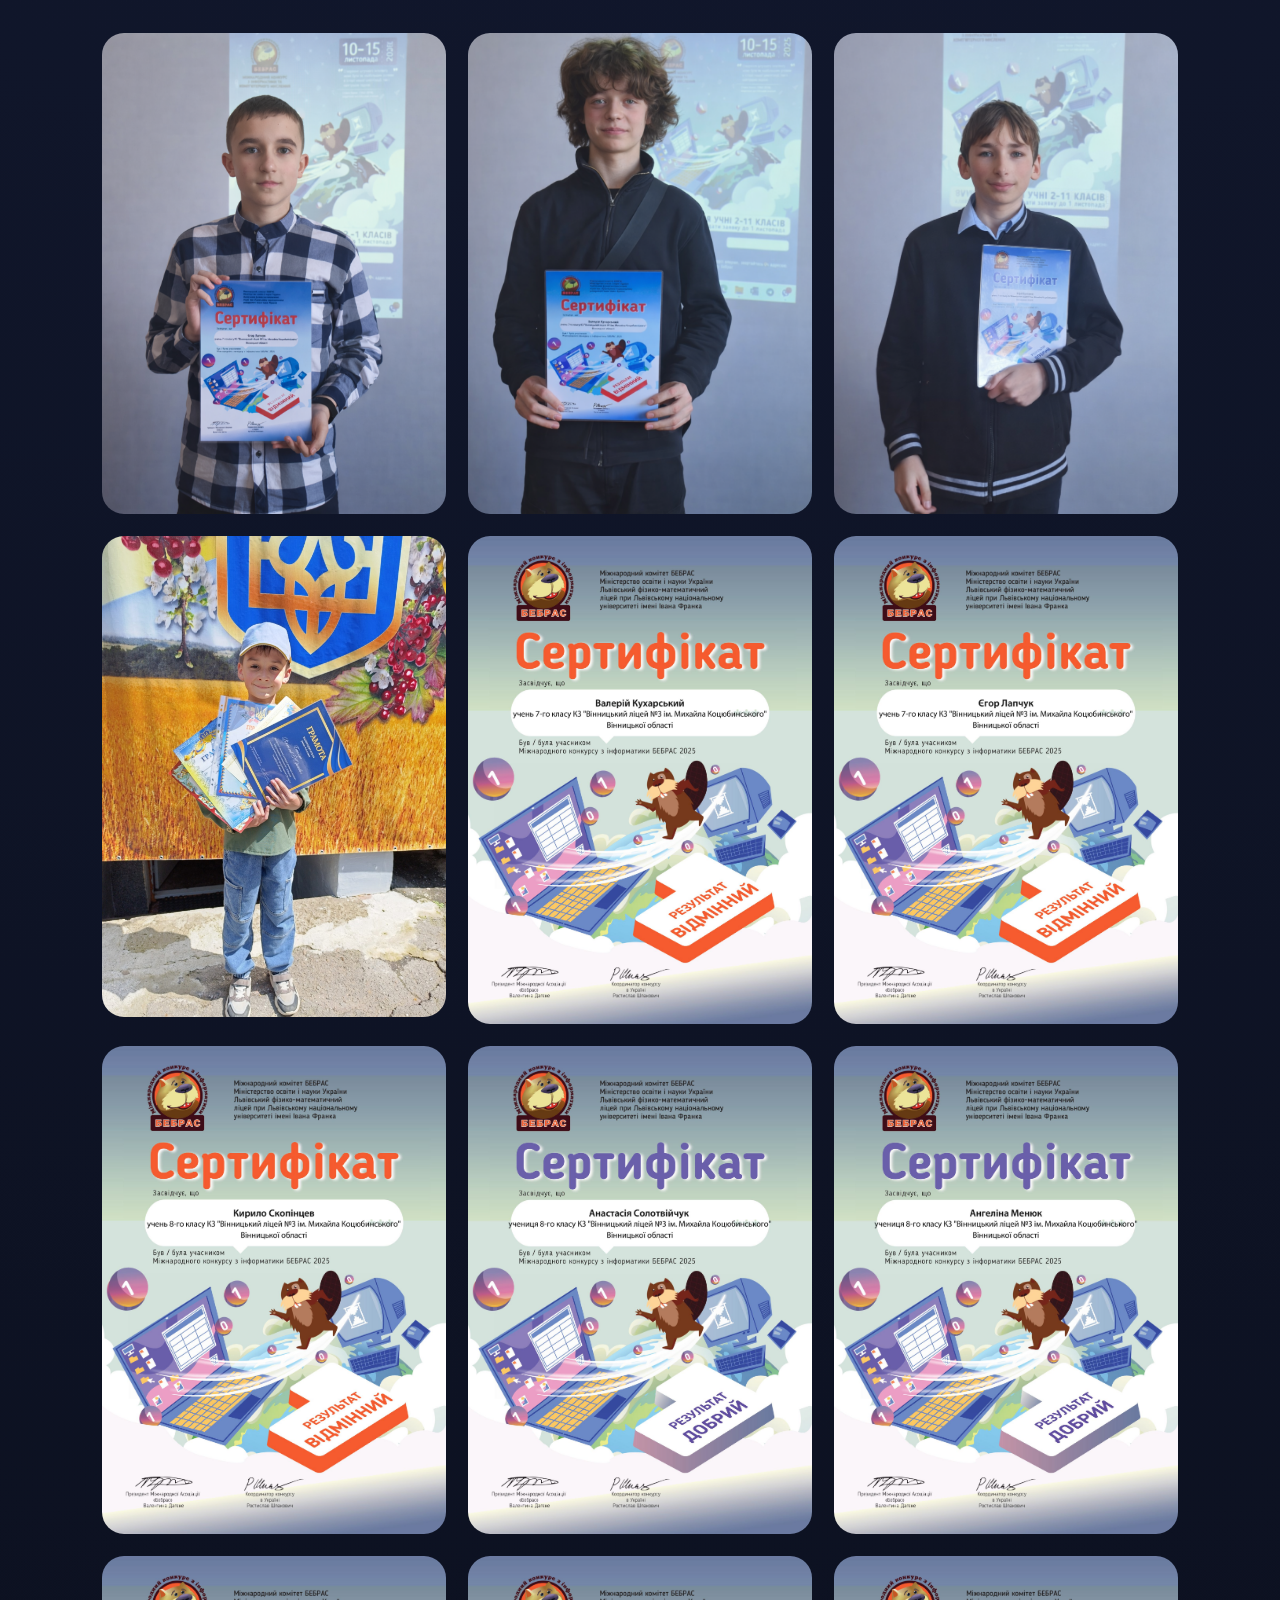
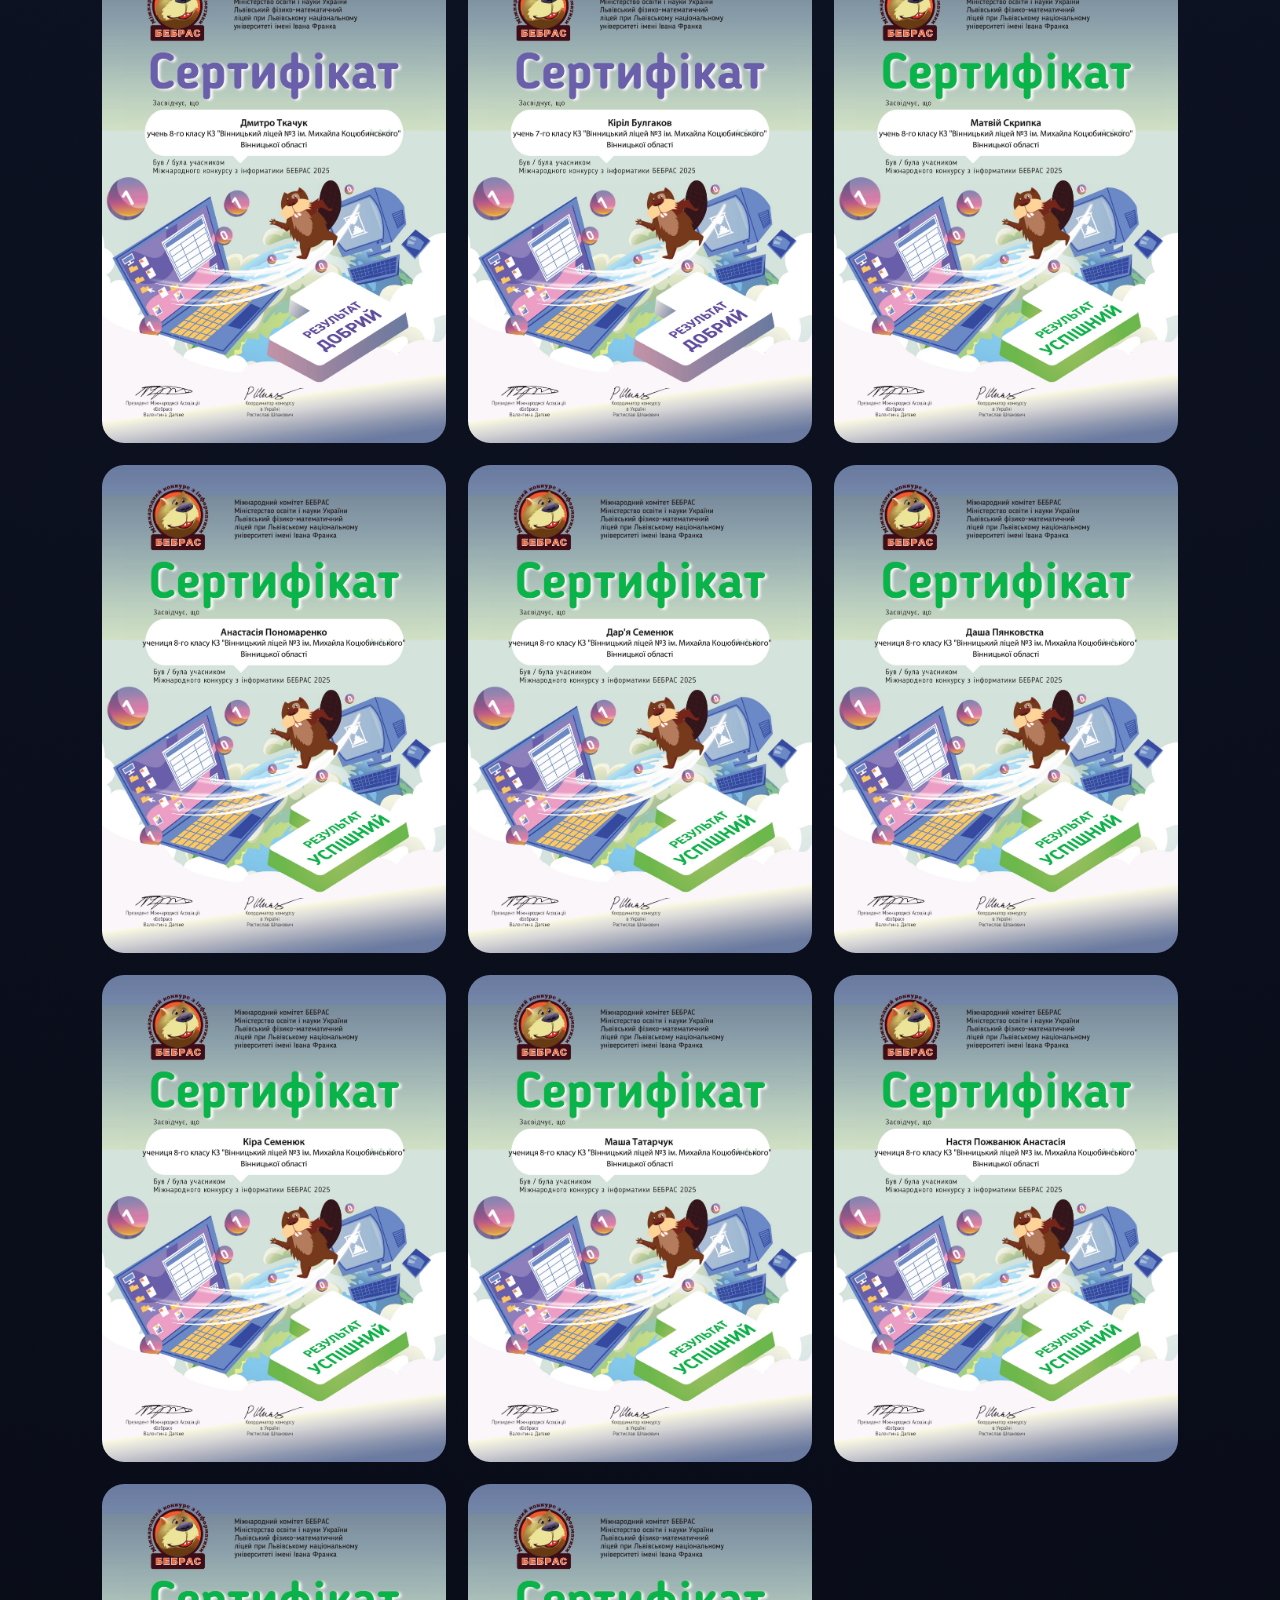
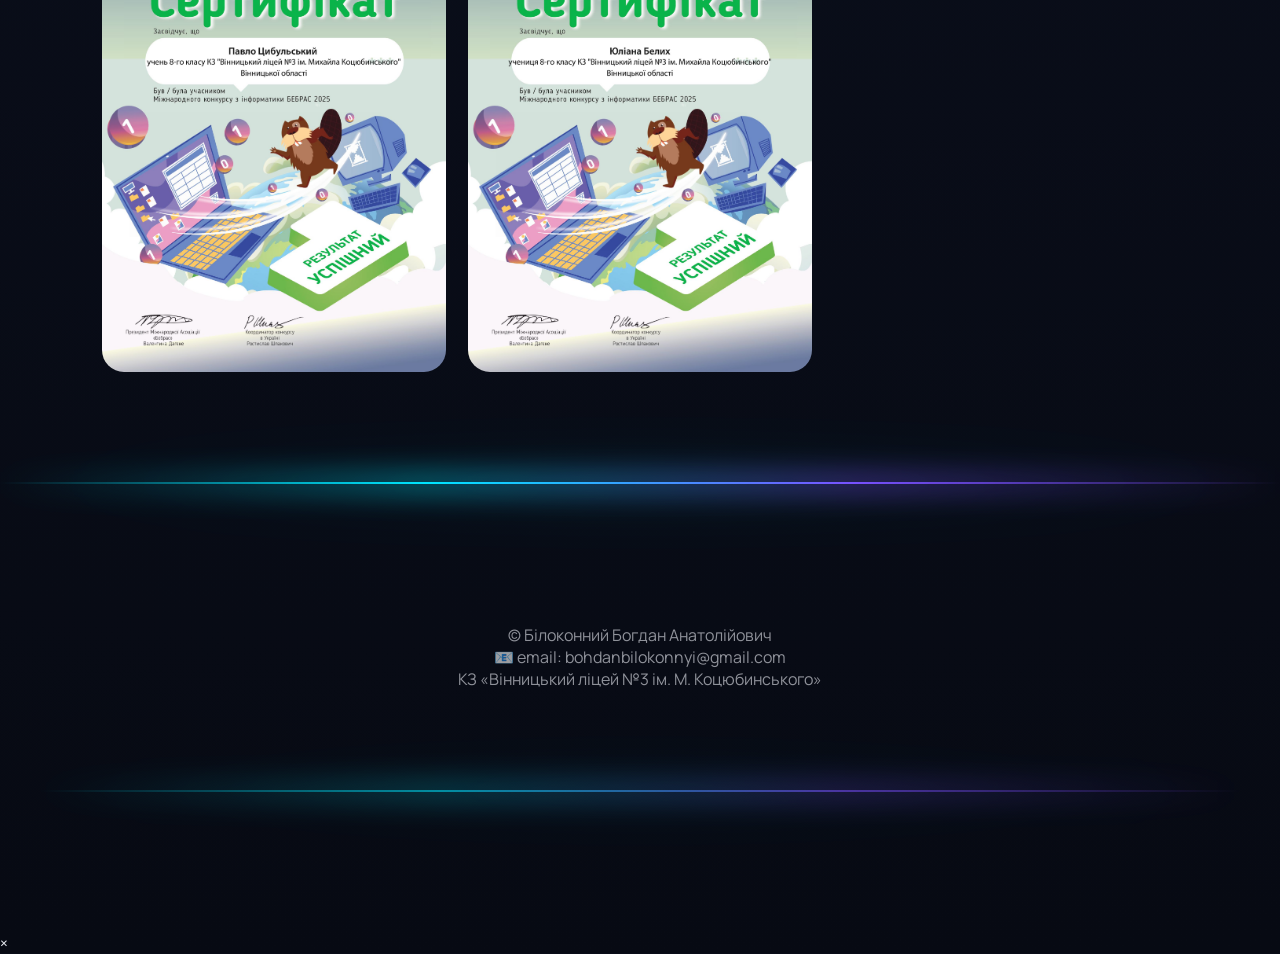
<file: students.html>
<!DOCTYPE html><html lang='uk'><head>
<meta charset='UTF-8'><title>🧑‍💻 Моє портфоліо</title>
<link rel='stylesheet' href='css/style.css'></head><body>
<header class="nav-glass">

  <div class="nav-inner">

    <a href="./index.html" class="logo">

      <svg class="logo-monogram"
           viewBox="0 0 100 100"
           xmlns="http://www.w3.org/2000/svg">

        <defs>

          <linearGradient id="bbGrad"
            x1="0%" y1="0%"
            x2="100%" y2="100%">

            <stop offset="0%" stop-color="#00e5ff"/>
            <stop offset="50%" stop-color="#7c4dff"/>
            <stop offset="100%" stop-color="#ff4ecd"/>

          </linearGradient>

          <filter id="bbGlow">

            <feGaussianBlur stdDeviation="3"
              result="coloredBlur"/>

            <feMerge>
              <feMergeNode in="coloredBlur"/>
              <feMergeNode in="SourceGraphic"/>
            </feMerge>

          </filter>

        </defs>

        <circle cx="50"
                cy="50"
                r="42"
                stroke="url(#bbGrad)"
                stroke-width="2.5"
                fill="none"
                filter="url(#bbGlow)"/>

        <text x="50"
              y="60"
              text-anchor="middle"
              font-size="34"
              font-family="Space Grotesk, sans-serif"
              fill="url(#bbGrad)"
              filter="url(#bbGlow)">

          ББ

        </text>

      </svg>

      <span>Богдан БІЛОКОННИЙ</span>

    </a>

    <nav class="nav-links">

      <a href="./index.html" class="nav-btn">Головна</a>

      <a href="./students.html" class="nav-btn">
        Досягнення учнів
      </a>

      <a href="./events.html" class="nav-btn">
        Заходи
      </a>

      <a href="./certificates.html" class="nav-btn">
        Самоосвітня діяльність
      </a>

    </nav>

  </div>

</header>

<section class="hero-cosmic small">

  <div class="hero-bg"></div>

  <div class="hero-inner">
    <h1>Досягнення учнів</h1>
    <p>Конкурси • Олімпіади • Проєкти</p>
  </div>

</section>

<section class='cards'>
<div class='card'>🥇 BEBRAS <span class='badge'>Відмінно/Добре/Успішно</span></div>
<div class='card'>🥈 Програмування у Scratch <span class='badge'>III місце </span></div>
<div class='card'>🌐 Web-дизайн <span class='badge'>Участь</span></div>
</section>

<section>
    <h1>Освітня діяльність у показниках</h1>
    <div class='stats'>
        <div><div class='stat' data-end='8'>0</div><p>Класів</p></div>
        <div><div class='stat' data-end='106'>0</div><p>Учнів</p></div>
        <div><div class='stat' data-end='18'>0</div><p>Учасників конкурсів</p></div>
        <div><div class='stat' data-end='8'>0</div><p>Учні з високими навчальними досягненнями</p></div>
</div>
</section>

<div class="cosmic-divider"></div>

<section class="activity-path">
  <h1>Досягнення учнів:</h1>
  <h3>Міський конкурс учнівської молоді з інформаційних технологій 2025:</h3>

  <div class="cosmic-cards">
    <div class="cosmic-card">«Початкове програмування у Scratch» — Столяр В’ячеслав (4-А) — ІІІ місце</div>
    <div class="cosmic-card">«Web-дизайн» — Вишневський Сергій (6-Б) — участь</div>
  </div>
  <br>
  <br>
  <h3>Міжнародний конкурс БЕБРАС-2025:</h3>

  <div class="cosmic-cards">
    <div class="cosmic-card">відмінний результат — 3 учні</div>
    <div class="cosmic-card">добрий результат — 4 учні</div>
  </div>
  </section>

<div class="cosmic-divider"></div>

  <section class='gallery'>
<img src='assets/images/students/001.png'>
<img src='assets/images/students/002.png'>
<img src='assets/images/students/003.png'>
<img src='assets/images/students/01.jpg'>
<img src='assets/images/students/1.jpg'>
<img src='assets/images/students/2.jpg'>
<img src='assets/images/students/3.jpg'>
<img src='assets/images/students/4.jpg'>
<img src='assets/images/students/5.jpg'>
<img src='assets/images/students/6.jpg'>
<img src='assets/images/students/7.jpg'>
<img src='assets/images/students/8.jpg'>
<img src='assets/images/students/9.jpg'>
<img src='assets/images/students/10.jpg'>
<img src='assets/images/students/11.jpg'>
<img src='assets/images/students/12.jpg'>
<img src='assets/images/students/13.jpg'>
<img src='assets/images/students/14.jpg'>
<img src='assets/images/students/15.jpg'>
<img src='assets/images/students/16.jpg'>
</section>

<div class="cosmic-divider"></div>

<footer>
    © Білоконний Богдан Анатолійович <br>
    📧 email: bohdanbilokonnyi@gmail.com <br>
    КЗ «Вінницький ліцей №3 ім. М. Коцюбинського» <br>
<div class="cosmic-divider"></div>
</footer>
<script src='js/main.js'></script>
<div class="lightbox" id="lightbox">
  <span class="close">&times;</span>
  <img id="lightbox-img">
</div>
</body></html>
</file>
<file: css/style.css>
@import url('https://fonts.googleapis.com/css2?family=Space+Grotesk:wght@400;600;700&family=Manrope:wght@300;400;600&display=swap');
:root{--bg:#070a13;--card:#11172a;--accent:#7cffd9;--pink:#ff4ecd;--text:#e8eaf1}
*{box-sizing:border-box}
body{margin:0;font-family:Manrope,sans-serif;background:radial-gradient(circle at top,#141b34,#070a13);color:var(--text);overflow-x:hidden}

.nav-glass{
  position:sticky;
  top:0;
  z-index:999;

  padding:14px 8%;

  backdrop-filter:blur(18px);

  background:linear-gradient(
    135deg,
    rgba(255,255,255,.06),
    rgba(255,255,255,.02)
  );

  box-shadow:
    0 0 30px rgba(0,229,255,.18),
    inset 0 0 20px rgba(255,255,255,.05);
}

.nav-inner{
  display:flex;
  justify-content:space-between;
  align-items:center;
}

.logo{
  font-weight:700;
  color:#7cffd9;
  text-shadow:0 0 12px #00e5ff;
}

.nav-links a{
  margin:0 18px;
  text-decoration:none;
  color:#fff;
  position:relative;
}

.nav-links a::after{
  content:"";
  position:absolute;
  left:0;
  bottom:-6px;
  width:0%;
  height:2px;

  background:linear-gradient(
    90deg,#00e5ff,#ff4ecd
  );

  transition:.3s;
}

.nav-links a:hover::after{
  width:100%;
}

section{padding:10px 8%}
h1,h2{font-family:Space Grotesk}
.cards{display:grid;grid-template-columns:repeat(auto-fit,minmax(260px,1fr));gap:26px}
.card{background:var(--card);padding:26px;border-radius:26px;box-shadow:0 20px 60px rgba(0,0,0,.45);transition:.4s}
.card:hover{transform:translateY(-10px)}
.badge{display:inline-block;padding:6px 14px;border-radius:20px;background:linear-gradient(135deg,var(--accent),var(--pink));color:#000;font-weight:700}
.stats{display:grid;grid-template-columns:repeat(auto-fit,minmax(200px,1fr));gap:30px;text-align:center}
.stat{font-size:48px;font-family:Space Grotesk}
.gallery{display:grid;grid-template-columns:repeat(auto-fit,minmax(320px,1fr));gap:22px}
.gallery img{width:100%;border-radius:22px;transition:.4s}
.gallery img:hover{transform:scale(1.25)}
footer{text-align:center;padding:40px;opacity:.6}

.activity-path {
  max-width: 1100px;
  margin: 50px auto;
  padding: 0px;
}

.activity-path h1 {
  font-size: 2rem;
  margin-bottom: 12px;
  color: #00e5ff;
  text-shadow: 0 0 12px rgba(0, 229, 255, 0.7);
}

.activity-path h2 {
  font-size: 1.5rem;
  font-family: "Times New Roman", Times, serif;
  margin-bottom: 28px;
  color: #f3eb0c;
  opacity: 0.9;
  text-shadow: 0 0 12px rgba(245, 11, 73, 0.7);
}

.cosmic-cards {
  display: grid;
  grid-template-columns: repeat(auto-fit, minmax(260px, 1fr));
  gap: 20px;
}

.cosmic-card {
  padding: 22px 20px;
  min-height: 110px;

  background: linear-gradient(
    145deg,
    rgba(0, 229, 255, 0.15),
    rgba(124, 77, 255, 0.12)
  );

  border-radius: 18px;
  backdrop-filter: blur(10px);
  border: 1px solid rgba(255, 255, 255, 0.18);

  font-size: 1.05rem;
  line-height: 1.5;
  color: #e0f7fa;

  box-shadow:
    0 0 20px rgba(0, 229, 255, 0.25),
    inset 0 0 15px rgba(255, 255, 255, 0.05);

  transition: transform 0.3s ease, box-shadow 0.3s ease;
}

.cosmic-card:hover {
  transform: translateY(-8px) scale(1.02);
  box-shadow:
    0 0 35px rgba(124, 77, 255, 0.55),
    0 0 60px rgba(0, 229, 255, 0.45);
}
.cosmic-card::before {
  content: "";
  display: block;
  font-size: 1.5rem;
  margin-bottom: 10px;
}
.hero-video {
  display: block;
  margin: 0 auto;
  width: 50%;        
  max-width: 360px;  
  border-radius: 32px;
  border: 4px solid #000;
  box-shadow: 10px 10px 0px #000; 
}

.cert-table-section{
  padding:0px 8%;
  text-align:center;
}

.table-glow-wrapper{
  overflow:auto;
  max-height:650px;
  border-radius:24px;
  position:relative;

  background:linear-gradient(
    145deg,
    rgba(0,229,255,.06),
    rgba(124,77,255,.06)
  );

  backdrop-filter:blur(10px);

  box-shadow:
    0 0 35px rgba(0,229,255,.18),
    0 0 60px rgba(124,77,255,.12);
}

.cert-table{
  width:100%;
  min-width:1100px;
  border-collapse:collapse;

  font-family:"Manrope",sans-serif;
  font-size:.92rem;
  color:#e8eaf1;
}

.cert-table thead th{
  position:sticky;
  top:0;
  z-index:5;

  padding:14px 10px;

  font-family:"Space Grotesk",sans-serif;
  font-size:.8rem;
  text-transform:uppercase;
  letter-spacing:.06em;

  background:linear-gradient(
    135deg,
    rgb(3, 28, 78),
    rgba(124,77,255,.35)
  );

  color:#7cffd9;
  border-bottom:1px solid rgba(255,255,255,.25);

  box-shadow:
    0 0 18px rgba(0,229,255,.6),
    0 4px 18px rgba(0,0,0,.6);
}

.cert-table thead th::after{
  content:"";
  position:absolute;
  left:0;
  bottom:-1px;
  width:100%;
  height:2px;

  background:linear-gradient(
    90deg,
    transparent,
    #00e5ff,
    #7c4dff,
    transparent
  );

  animation:glowLine 4s linear infinite;
}

@keyframes glowLine{
  0%{opacity:.2}
  50%{opacity:1}
  100%{opacity:.2}
}

.cert-table td{
  padding:12px 10px;
  border:1px solid rgba(255,255,255,.1);
  background:rgba(17,23,42,.75);
  line-height:1.45;
}

.cert-table tbody tr:hover td{
  background:linear-gradient(
    135deg,
    rgba(0,229,255,.16),
    rgba(124,77,255,.16)
  );
}

.cert-table tbody tr:nth-child(even) td{
  background:rgba(17,23,42,.55);
}

.col-course{
  width:34%;
  text-align:left;
  font-weight:500;
}

.col-cert{
  width:20%;
  font-size:.8rem;
  color:#7cffd9;

  word-break:break-all;
  overflow-wrap:anywhere;
}

.cosmic-divider{
  position:relative;
  width:100%;
  height:2px;
  margin:100px 0;

  background:linear-gradient(
    90deg,
    transparent,
    #00e5ff,
    #7c4dff,
    transparent
  );
}

.cosmic-divider::before{
  content:"";
  position:absolute;
  inset:-8px;

  background:linear-gradient(
    90deg,
    transparent,
    rgba(0,229,255,.6),
    rgba(124,77,255,.6),
    transparent
  );

  filter:blur(14px);
  opacity:.8;
}

.cosmic-divider::after{
  content:"";
  position:absolute;
  inset:-20px;

  background:radial-gradient(
    ellipse at center,
    rgba(0,229,255,.25),
    transparent 70%
  );

  filter:blur(30px);
  opacity:.6;
}

.scroll-progress{
  position:fixed;
  top:0;
  left:0;
  height:4px;
  width:0%;
  z-index:9999;

  background:linear-gradient(90deg,#00e5ff,#ff4ecd);
  box-shadow:0 0 20px #00e5ff;
}

.hero-cosmic{
  position:relative;
  height:340px;
  margin:40px 8%;
  border-radius:32px;
  overflow:hidden;

  background:
    radial-gradient(circle at 20% 30%, #00e5ff22, transparent 60%),
    radial-gradient(circle at 80% 70%, #7c4dff22, transparent 60%),
    linear-gradient(135deg,#0a0f1f,#11172a);

  box-shadow:
    0 0 40px rgba(0,229,255,.25),
    0 0 80px rgba(124,77,255,.18);
}

.hero-cosmic.small{
  height:240px;
}

.hero-bg{
  position:absolute;
  inset:0;

  background:
    linear-gradient(
      120deg,
      transparent,
      rgba(0,229,255,.25),
      rgba(124,77,255,.25),
      transparent
    );

  filter:blur(60px);
  opacity:.6;
}

.hero-inner{
  position:relative;
  z-index:2;
  height:100%;

  display:flex;
  flex-direction:column;
  justify-content:center;
  align-items:center;
  text-align:center;
}

.hero-inner h1{
  font-size:2.4rem;
  margin:0;

  font-family:"Space Grotesk",sans-serif;
  color:#7cffd9;

  text-shadow:
    0 0 12px #00e5ff,
    0 0 28px #7c4dff;
}

.hero-inner p{
  margin-top:12px;
  opacity:.8;
}

.logo{
  display:flex;
  align-items:center;
  gap:12px;

  font-weight:700;
  color:#7cffd9;
}

.logo-monogram{
  width:46px;
  height:46px;

  transition:.35s;

  filter:
    drop-shadow(0 0 6px #00e5ff)
    drop-shadow(0 0 12px #7c4dff);
}

.logo-monogram:hover{
  transform:scale(1.08);

  filter:
    drop-shadow(0 0 12px #00e5ff)
    drop-shadow(0 0 22px #7c4dff)
    drop-shadow(0 0 32px #ff4ecd);
}

.nav-inner{
  display:flex;
  justify-content:space-between;
  align-items:center;
  padding:14px 8%;
}

.logo{
  display:flex;
  align-items:center;
  gap:12px;

  text-decoration:none;
  font-weight:700;
  color:#7cffd9;
}

.logo-monogram{
  width:46px;
  height:46px;

  transition:.35s;

  filter:
    drop-shadow(0 0 6px #00e5ff)
    drop-shadow(0 0 12px #7c4dff);
}

.logo:hover .logo-monogram{
  transform:scale(1.08);

  filter:
    drop-shadow(0 0 12px #00e5ff)
    drop-shadow(0 0 22px #7c4dff)
    drop-shadow(0 0 32px #ff4ecd);
}

.nav-links{
  display:flex;
  gap:14px;
}

.nav-btn{
  padding:8px 18px;
  border-radius:20px;

  text-decoration:none;
  color:#fff;
  font-size:.9rem;

  border:1px solid rgba(255,255,255,.25);

  backdrop-filter:blur(10px);

  background:linear-gradient(
    135deg,
    rgba(255,255,255,.06),
    rgba(255,255,255,.02)
  );

  transition:.3s;
}

.nav-btn:hover{
  border-color:#00e5ff;
  color:#7cffd9;

  box-shadow:
    0 0 12px #00e5ff,
    0 0 24px #7c4dff;
}

.hero-cosmic{
  position:relative;
  height:40vh;
  overflow:hidden;

  background:
    radial-gradient(circle at 20% 30%, #00e5ff22, transparent 60%),
    radial-gradient(circle at 80% 70%, #7c4dff22, transparent 60%),
    #05070f;
}

#particles-js{
  position:absolute;
  inset:0;
  z-index:0;
}

.hero-content{
  position:relative;
  z-index:2;

  height:100%;

  display:flex;
  flex-direction:column;
  justify-content:center;
  align-items:center;

  text-align:center;
}

.hero-content h1{
  font-size:2.8rem;

  background:linear-gradient(
    90deg,
    #fff,
    #00e5ff,
    #7c4dff
  );

  -webkit-background-clip:text;
  -webkit-text-fill-color:transparent;
}
</file>
